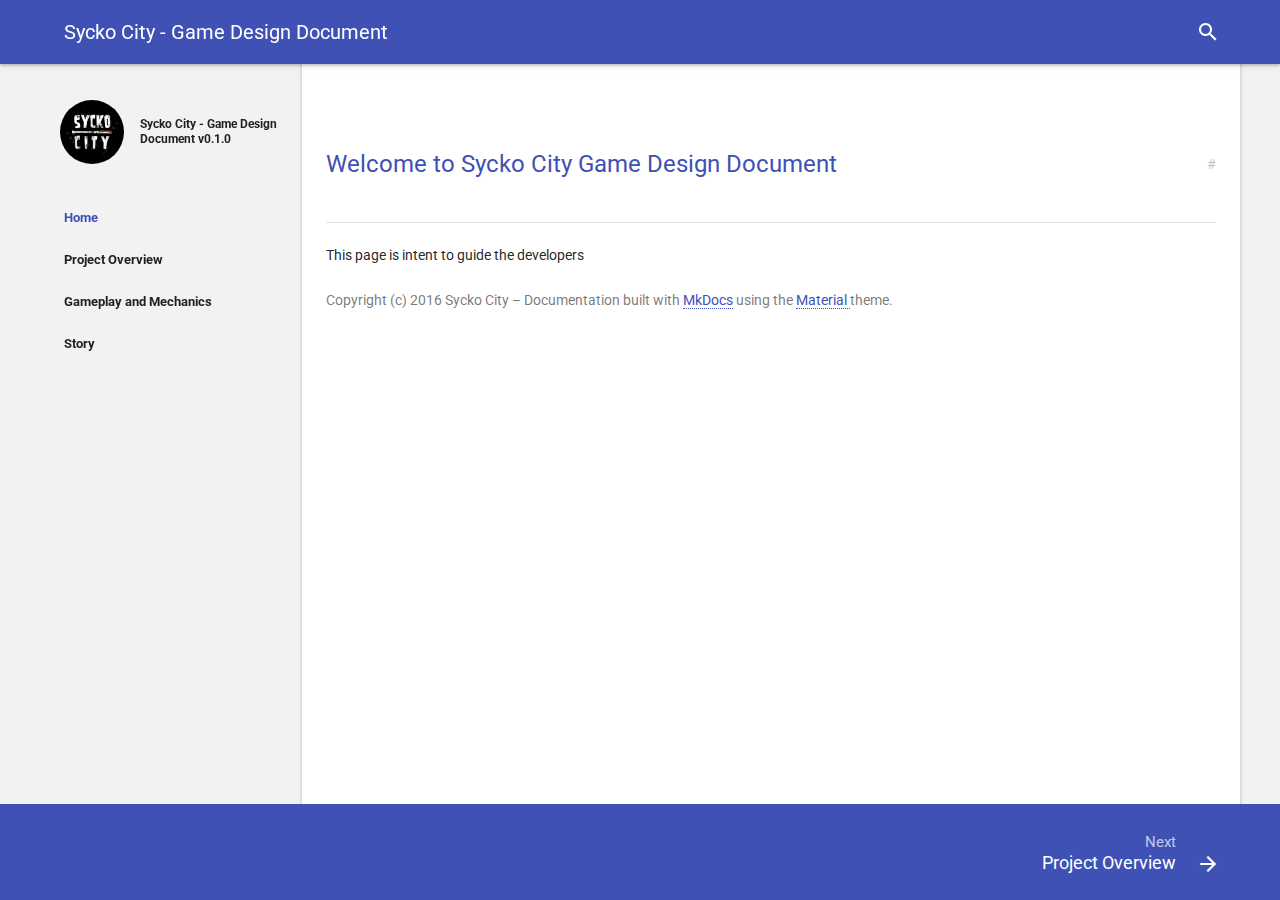
<file: site/index.html>
<!DOCTYPE html>
<!--[if lt IE 7 ]><html class="no-js ie6"><![endif]-->
<!--[if IE 7 ]><html class="no-js ie7"><![endif]-->
<!--[if IE 8 ]><html class="no-js ie8"><![endif]-->
<!--[if IE 9 ]><html class="no-js ie9"><![endif]-->
<!--[if (gt IE 9)|!(IE)]><!--> <html class="no-js"> <!--<![endif]-->
  <head>
    <meta charset="utf-8">
    <meta name="viewport" content="width=device-width,user-scalable=no,initial-scale=1,maximum-scale=1">
    
      
        <title>Sycko City - Game Design Document - Teste</title>
      
      
        <meta name="description" content="Teste">
      
      
        <link rel="canonical" href="https://syckocity.com/">
      
      
    
    <meta property="og:url" content="https://syckocity.com/">
    <meta property="og:title" content="Sycko City - Game Design Document">
    <meta property="og:image" content="https://syckocity.com//./images/logo.png">
    <meta name="apple-mobile-web-app-title" content="Sycko City - Game Design Document">
    <meta name="apple-mobile-web-app-capable" content="yes">
    <meta name="apple-mobile-web-app-status-bar-style" content="black-translucent">
    
      <link rel="apple-touch-icon" href="./images/logo.png">
    
    
    <link rel="shortcut icon" type="image/x-icon" href="./None">
    <link rel="icon" type="image/x-icon" href="./None">
    <style>
      @font-face {
      	font-family: 'Icon';
      	src: url('./assets/fonts/icon.eot?52m981');
      	src: url('./assets/fonts/icon.eot?#iefix52m981')
               format('embedded-opentype'),
      		   url('./assets/fonts/icon.woff?52m981')
               format('woff'),
      		   url('./assets/fonts/icon.ttf?52m981')
               format('truetype'),
      		   url('./assets/fonts/icon.svg?52m981#icon')
               format('svg');
      	font-weight: normal;
      	font-style: normal;
      }
    </style>
    <link rel="stylesheet" href="./assets/stylesheets/application-54f87043f3.css">
    
      <link rel="stylesheet" href="./assets/stylesheets/palettes-05ab2406df.css">
    
    
      
      
      
      <link rel="stylesheet" href="//fonts.googleapis.com/css?family=Roboto:400,700|Roboto+Mono">
      <style>
        body, input {
          font-family: 'Roboto', Helvetica, Arial, sans-serif;
        }
        pre, code {
          font-family: 'Roboto Mono', 'Courier New', 'Courier', monospace;
        }
      </style>
    
    
      <link rel="stylesheet" href=".//stylesheets/extra.css">
    
    <script src="./assets/javascripts/modernizr-4ab42b99fd.js"></script>
    
  </head>
  
  
  
  <body class="palette-primary-indigo palette-accent-light-blue">
    
    <div class="backdrop">
      <div class="backdrop-paper"></div>
    </div>
    <input class="toggle" type="checkbox" id="toggle-drawer">
    <input class="toggle" type="checkbox" id="toggle-search">
    <label class="toggle-button overlay" for="toggle-drawer"></label>
    <header class="header">
      <nav aria-label="Header">
  <div class="bar default">
    <div class="button button-menu" role="button" aria-label="Menu">
      <label class="toggle-button icon icon-menu" for="toggle-drawer">
        <span></span>
      </label>
    </div>
    <div class="stretch">
      <div class="title">
        
          <span class="path">
            
          </span>
        
        Sycko City - Game Design Document
      </div>
    </div>
    
    
    <div class="button button-search" role="button" aria-label="Search">
      <label class="toggle-button icon icon-search" title="Search" for="toggle-search"></label>
    </div>
  </div>
  <div class="bar search">
    <div class="button button-close" role="button" aria-label="Close">
      <label class="toggle-button icon icon-back" for="toggle-search"></label>
    </div>
    <div class="stretch">
      <div class="field">
        <input class="query" type="text" placeholder="Search" autocapitalize="off" autocorrect="off" autocomplete="off" spellcheck>
      </div>
    </div>
    <div class="button button-reset" role="button" aria-label="Search">
      <button class="toggle-button icon icon-close" id="reset-search"></button>
    </div>
  </div>
</nav>
    </header>
    <main class="main">
      
      <div class="drawer">
        <nav aria-label="Navigation">
  
  <a href="/" class="project">
    <div class="banner">
      
        <div class="logo">
          <img src="./images/logo.png">
        </div>
      
      <div class="name">
        <strong>
          Sycko City - Game Design Document
          <span class="version">
            v0.1.0
          </span>
        </strong>
        
      </div>
    </div>
  </a>
  <div class="scrollable">
    <div class="wrapper">
      
      <div class="toc">
        <ul>
          
            
  <li>
    <a class="current" title="Home" href=".">
      Home
    </a>
    
      
        
      
      
    
  </li>

          
            
  <li>
    <a class="" title="Project Overview" href="ProjectOverview/">
      Project Overview
    </a>
    
  </li>

          
            
  <li>
    <a class="" title="Gameplay and Mechanics" href="gameplay/">
      Gameplay and Mechanics
    </a>
    
  </li>

          
            
  <li>
    <a class="" title="Story" href="story/">
      Story
    </a>
    
  </li>

          
        </ul>
        
      </div>
    </div>
  </div>
</nav>
      </div>
      <article class="article">
        <div class="wrapper">
          
          <h1 id="welcome-to-sycko-city-game-design-document">Welcome to Sycko City Game Design Document<a class="headerlink" href="#welcome-to-sycko-city-game-design-document" title="Permanent link">#</a></h1>
<p>This page is intent to guide the developers</p>
          <aside class="copyright" role="note">
            
              Copyright (c) 2016 Sycko City &ndash;
            
            Documentation built with
            <a href="http://www.mkdocs.org" target="_blank">MkDocs</a>
            using the
            <a href="http://squidfunk.github.io/mkdocs-material/" target="_blank">
              Material
            </a>
            theme.
          </aside>
          
            <footer class="footer">
              
  <nav class="pagination" aria-label="Footer">
    <div class="previous">
      
    </div>
    <div class="next">
      
        <a href="ProjectOverview/" title="Project Overview">
          <span class="direction">
            Next
          </span>
          <div class="page">
            <div class="stretch">
              <div class="title">
                Project Overview
              </div>
            </div>
            <div class="button button-next" role="button" aria-label="Next">
              <i class="icon icon-forward"></i>
            </div>
          </div>
        </a>
      
    </div>
  </nav>

            </footer>
          
        </div>
      </article>
      <div class="results" role="status" aria-live="polite">
        <div class="scrollable">
          <div class="wrapper">
            <div class="meta"></div>
            <div class="list"></div>
          </div>
        </div>
      </div>
    </main>
    <script>
      var base_url = '.';
      var repo_id  = '';
    </script>
    <script src="./assets/javascripts/application-997097ee0c.js"></script>
    
    
      <script>
        (function(i,s,o,g,r,a,m){
          i['GoogleAnalyticsObject']=r;i[r]=i[r]||function(){(i[r].q=i[r].q||
          []).push(arguments)},i[r].l=1*new Date();a=s.createElement(o),
          m=s.getElementsByTagName(o)[0];a.async=1;a.src=g;
          m.parentNode.insertBefore(a,m)
        })(window, document,
          'script', '//www.google-analytics.com/analytics.js', 'ga');
        /* General initialization */
        ga('create', 'UA-XXXXXXXX-X', 'auto');
        ga('set', 'anonymizeIp', true);
        ga('send', 'pageview');
        /* Track outbound links */
        var buttons = document.querySelectorAll('a');
        Array.prototype.map.call(buttons, function(item) {
          if (item.host != document.location.host) {
            item.addEventListener('click', function() {
              var action = item.getAttribute('data-action') || 'follow';
              ga('send', 'event', 'outbound', action, item.href);
            });
          }
        });
        /* Register handler to log search on blur */
        var query = document.querySelector('.query');
        query.addEventListener('blur', function() {
          if (this.value) {
            var path = document.location.pathname;
            ga('send', 'pageview', path + '?q=' + this.value);
          }
        });
      </script>
    
  </body>
</html>
</file>
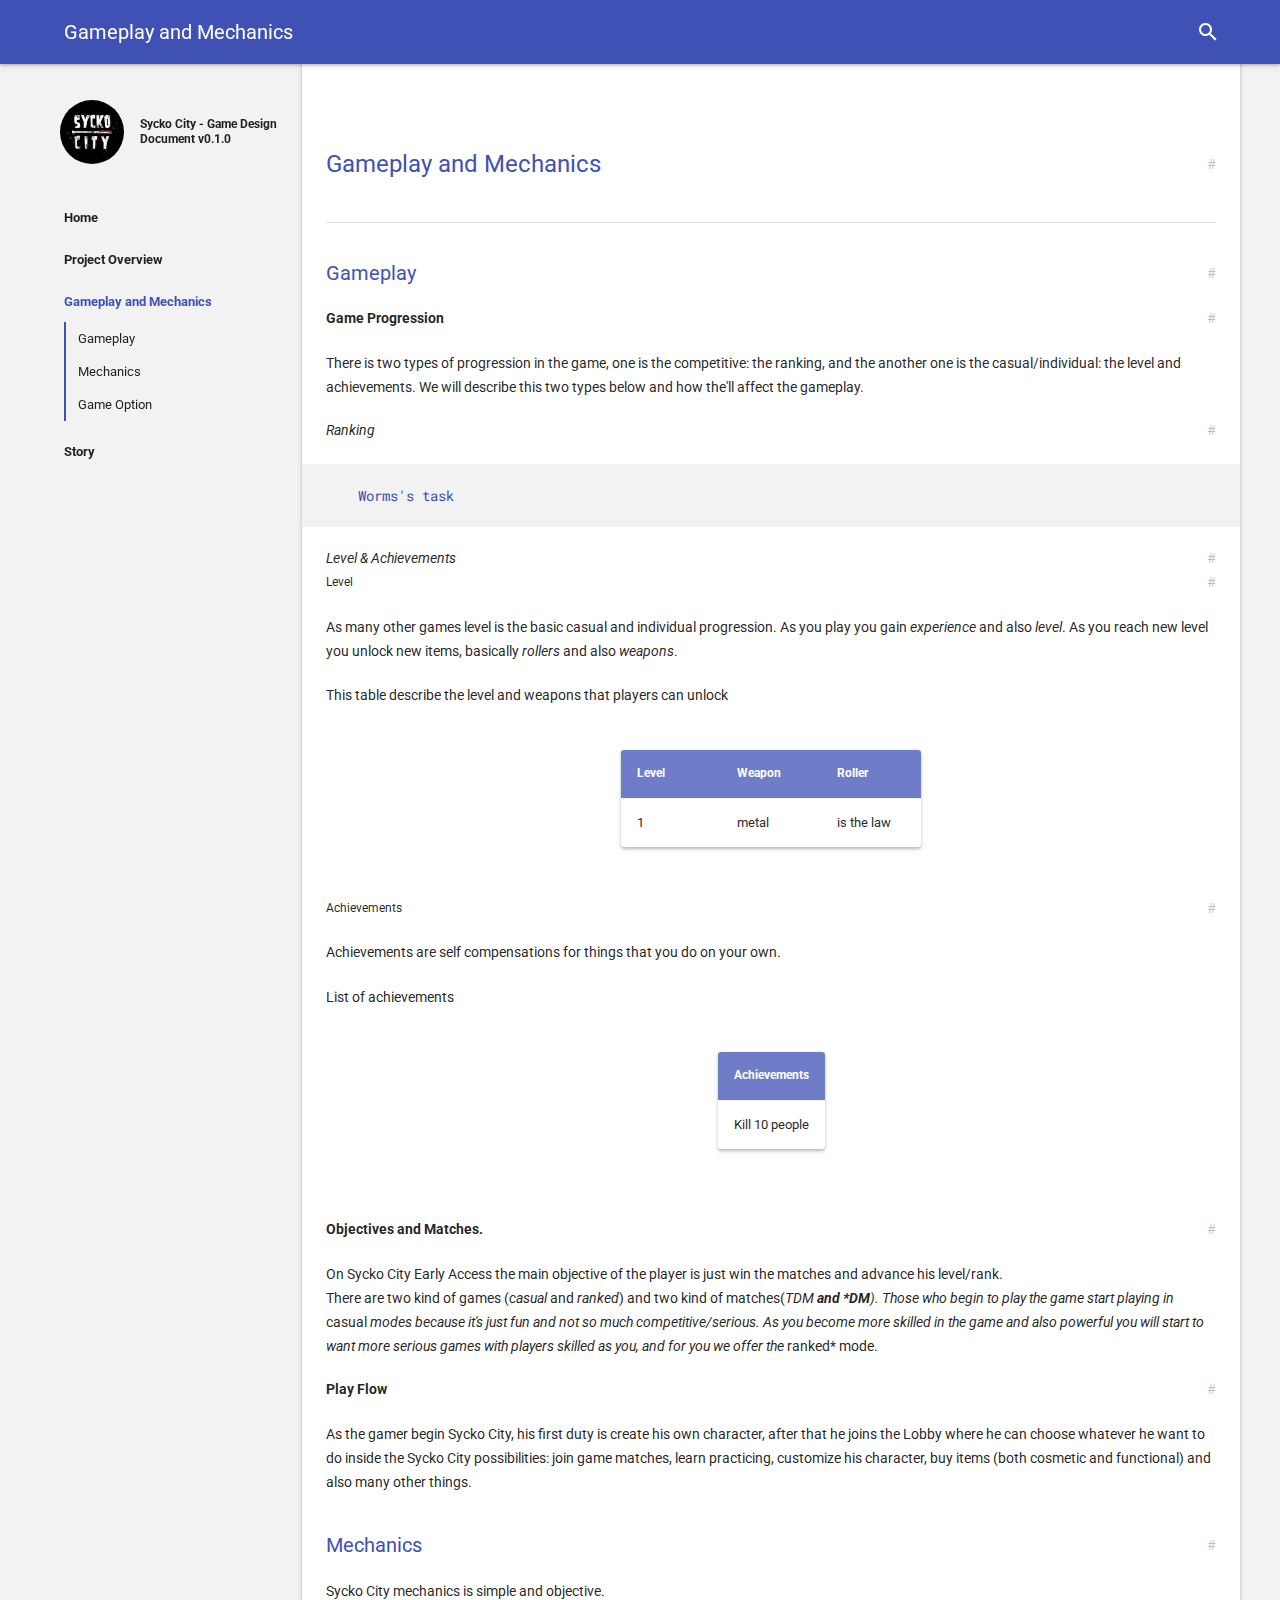
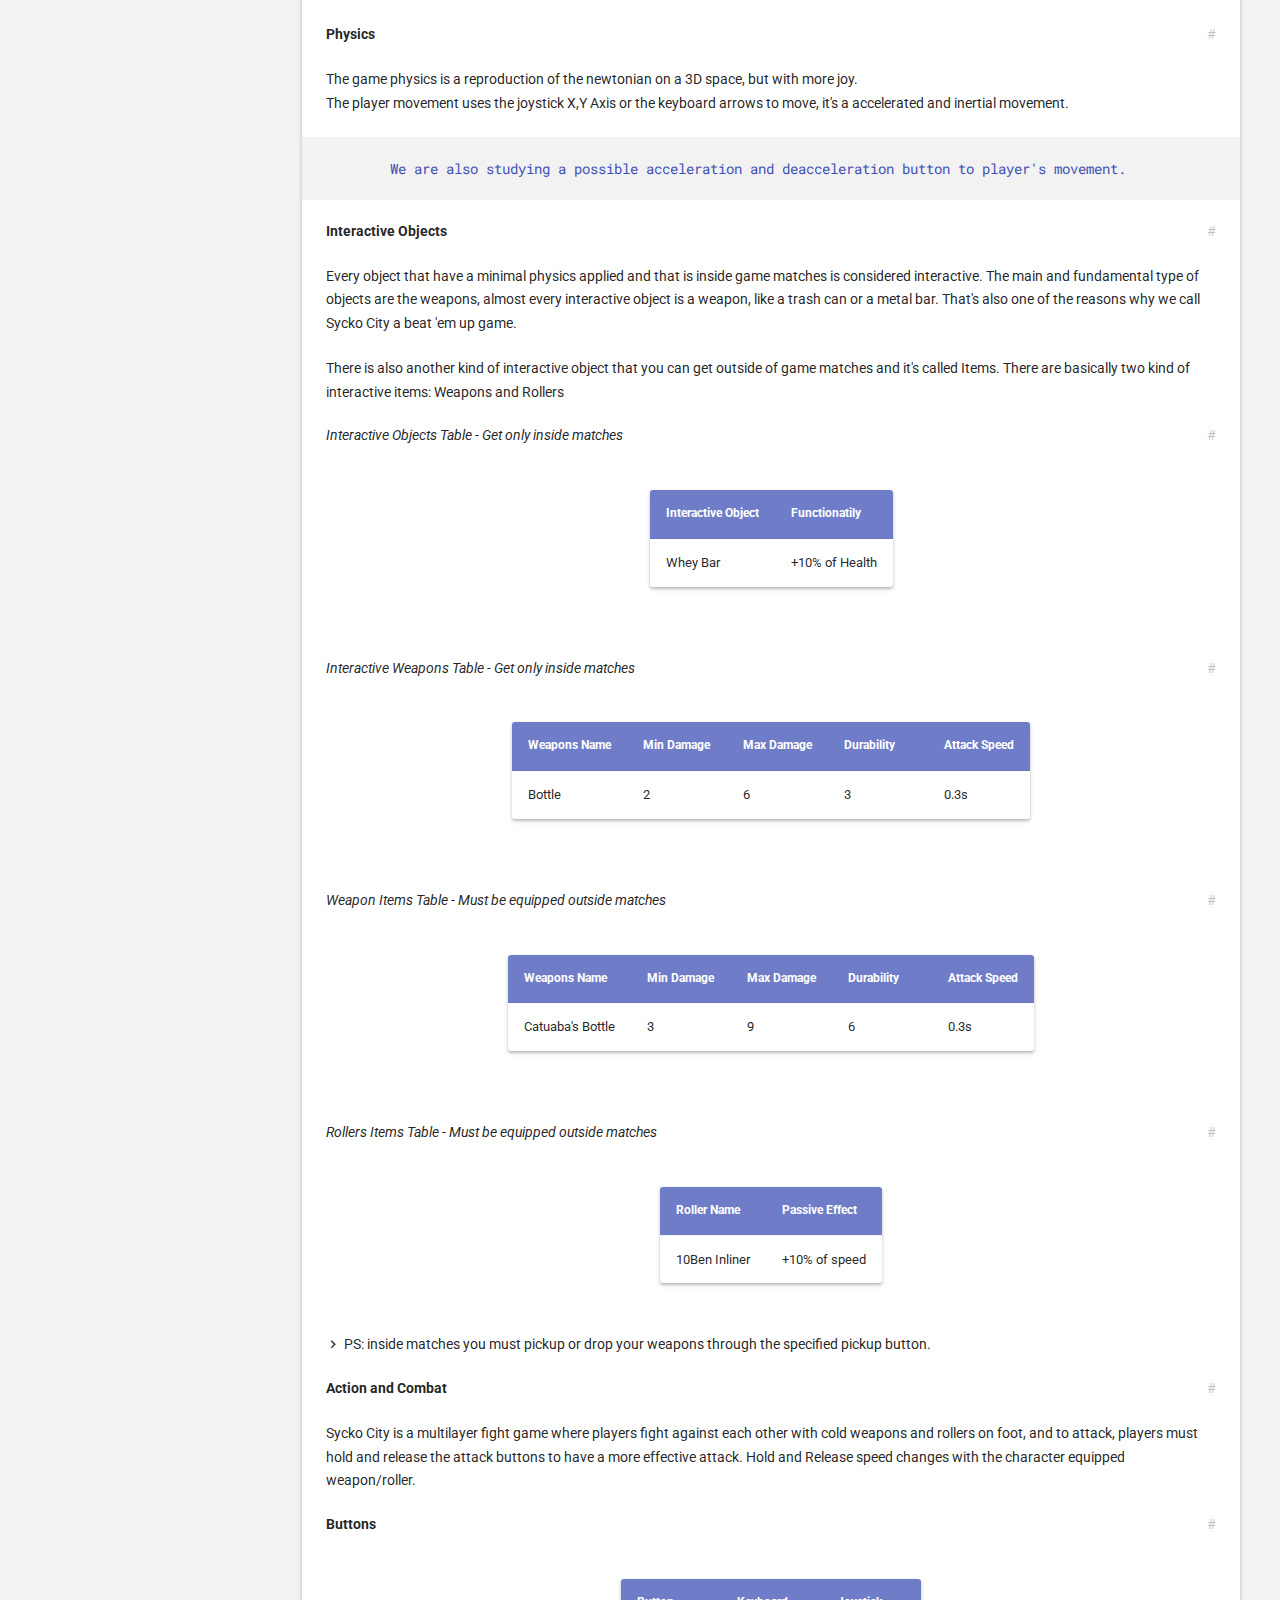
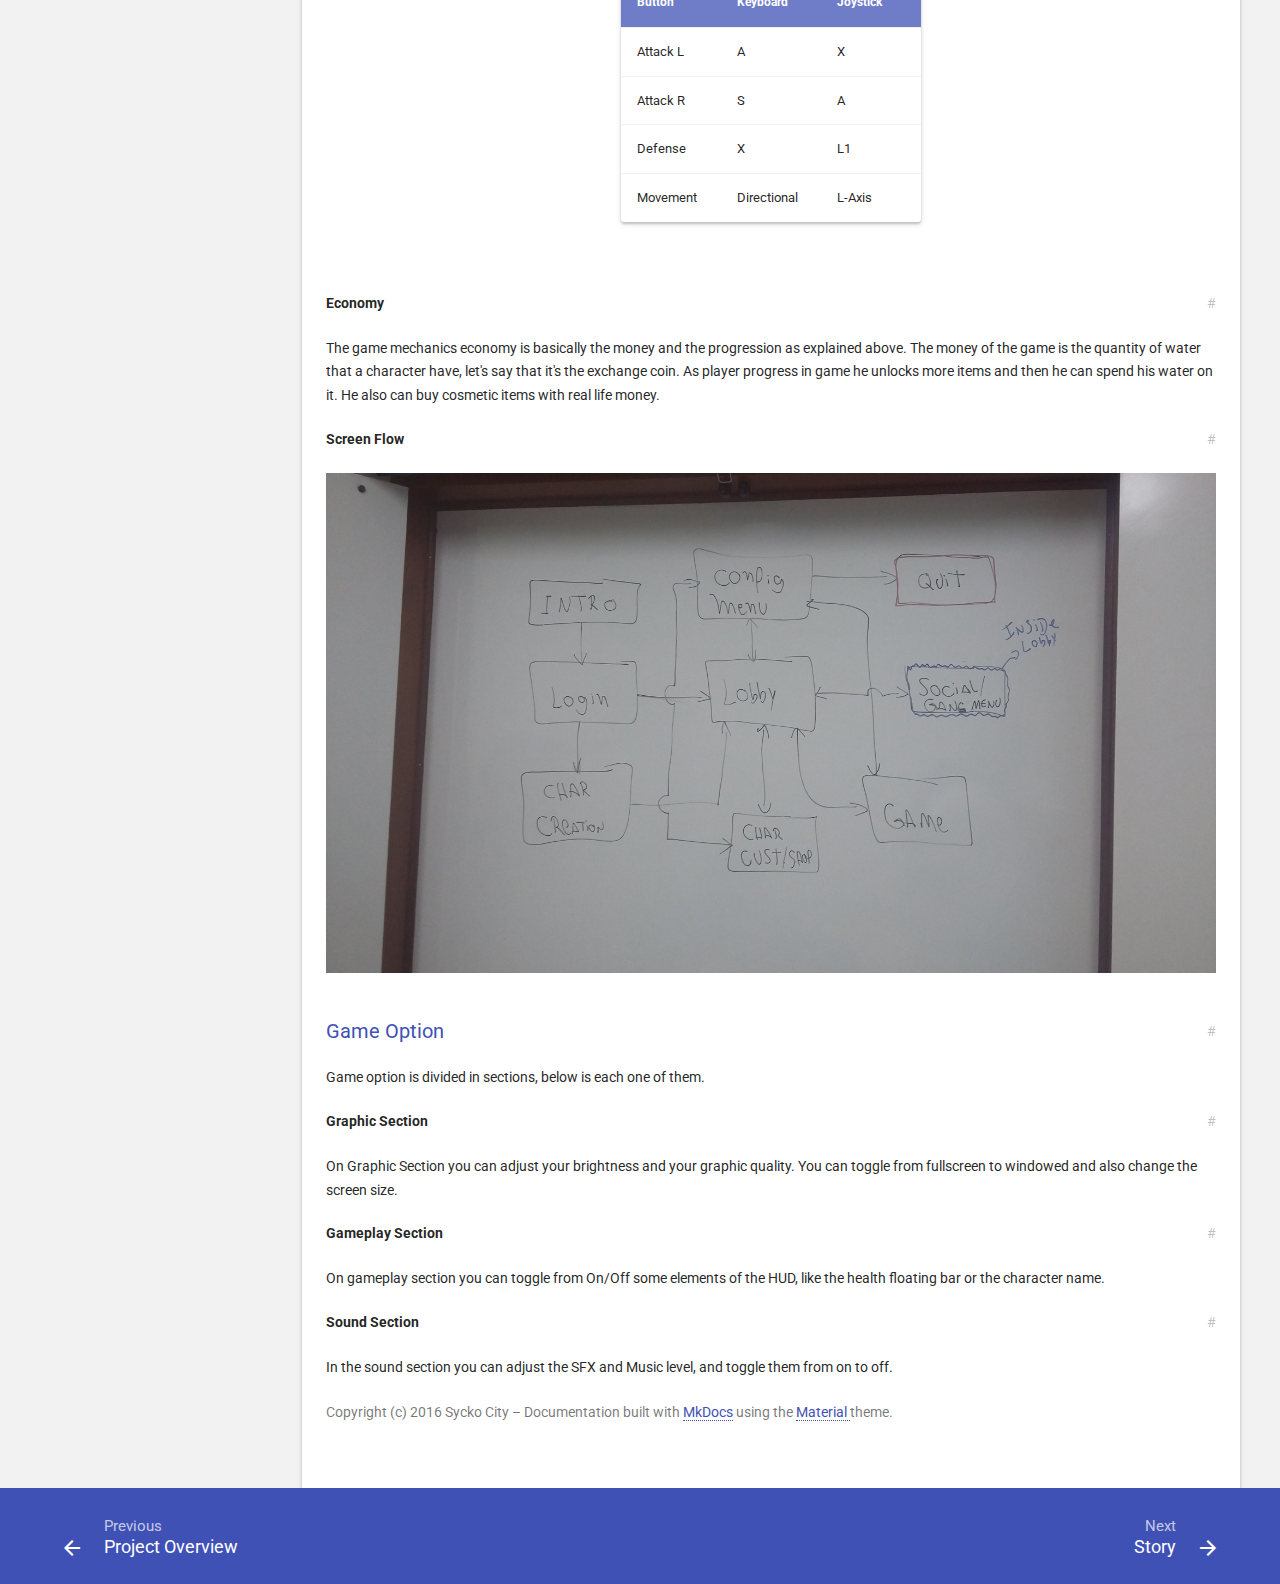
<file: site/gameplay/index.html>
<!DOCTYPE html>
<!--[if lt IE 7 ]><html class="no-js ie6"><![endif]-->
<!--[if IE 7 ]><html class="no-js ie7"><![endif]-->
<!--[if IE 8 ]><html class="no-js ie8"><![endif]-->
<!--[if IE 9 ]><html class="no-js ie9"><![endif]-->
<!--[if (gt IE 9)|!(IE)]><!--> <html class="no-js"> <!--<![endif]-->
  <head>
    <meta charset="utf-8">
    <meta name="viewport" content="width=device-width,user-scalable=no,initial-scale=1,maximum-scale=1">
    
      
        <title>Gameplay and Mechanics - Sycko City - Game Design Document</title>
      
      
      
        <link rel="canonical" href="https://syckocity.com/gameplay/">
      
      
    
    <meta property="og:url" content="https://syckocity.com/gameplay/">
    <meta property="og:title" content="Sycko City - Game Design Document">
    <meta property="og:image" content="https://syckocity.com/gameplay//../images/logo.png">
    <meta name="apple-mobile-web-app-title" content="Sycko City - Game Design Document">
    <meta name="apple-mobile-web-app-capable" content="yes">
    <meta name="apple-mobile-web-app-status-bar-style" content="black-translucent">
    
      <link rel="apple-touch-icon" href="../images/logo.png">
    
    
    <link rel="shortcut icon" type="image/x-icon" href="../None">
    <link rel="icon" type="image/x-icon" href="../None">
    <style>
      @font-face {
      	font-family: 'Icon';
      	src: url('../assets/fonts/icon.eot?52m981');
      	src: url('../assets/fonts/icon.eot?#iefix52m981')
               format('embedded-opentype'),
      		   url('../assets/fonts/icon.woff?52m981')
               format('woff'),
      		   url('../assets/fonts/icon.ttf?52m981')
               format('truetype'),
      		   url('../assets/fonts/icon.svg?52m981#icon')
               format('svg');
      	font-weight: normal;
      	font-style: normal;
      }
    </style>
    <link rel="stylesheet" href="../assets/stylesheets/application-54f87043f3.css">
    
      <link rel="stylesheet" href="../assets/stylesheets/palettes-05ab2406df.css">
    
    
      
      
      
      <link rel="stylesheet" href="//fonts.googleapis.com/css?family=Roboto:400,700|Roboto+Mono">
      <style>
        body, input {
          font-family: 'Roboto', Helvetica, Arial, sans-serif;
        }
        pre, code {
          font-family: 'Roboto Mono', 'Courier New', 'Courier', monospace;
        }
      </style>
    
    
      <link rel="stylesheet" href="..//stylesheets/extra.css">
    
    <script src="../assets/javascripts/modernizr-4ab42b99fd.js"></script>
    
  </head>
  
  
  
  <body class="palette-primary-indigo palette-accent-light-blue">
    
    <div class="backdrop">
      <div class="backdrop-paper"></div>
    </div>
    <input class="toggle" type="checkbox" id="toggle-drawer">
    <input class="toggle" type="checkbox" id="toggle-search">
    <label class="toggle-button overlay" for="toggle-drawer"></label>
    <header class="header">
      <nav aria-label="Header">
  <div class="bar default">
    <div class="button button-menu" role="button" aria-label="Menu">
      <label class="toggle-button icon icon-menu" for="toggle-drawer">
        <span></span>
      </label>
    </div>
    <div class="stretch">
      <div class="title">
        
          <span class="path">
            
          </span>
        
        Gameplay and Mechanics
      </div>
    </div>
    
    
    <div class="button button-search" role="button" aria-label="Search">
      <label class="toggle-button icon icon-search" title="Search" for="toggle-search"></label>
    </div>
  </div>
  <div class="bar search">
    <div class="button button-close" role="button" aria-label="Close">
      <label class="toggle-button icon icon-back" for="toggle-search"></label>
    </div>
    <div class="stretch">
      <div class="field">
        <input class="query" type="text" placeholder="Search" autocapitalize="off" autocorrect="off" autocomplete="off" spellcheck>
      </div>
    </div>
    <div class="button button-reset" role="button" aria-label="Search">
      <button class="toggle-button icon icon-close" id="reset-search"></button>
    </div>
  </div>
</nav>
    </header>
    <main class="main">
      
      <div class="drawer">
        <nav aria-label="Navigation">
  
  <a href="/" class="project">
    <div class="banner">
      
        <div class="logo">
          <img src="../images/logo.png">
        </div>
      
      <div class="name">
        <strong>
          Sycko City - Game Design Document
          <span class="version">
            v0.1.0
          </span>
        </strong>
        
      </div>
    </div>
  </a>
  <div class="scrollable">
    <div class="wrapper">
      
      <div class="toc">
        <ul>
          
            
  <li>
    <a class="" title="Home" href="..">
      Home
    </a>
    
  </li>

          
            
  <li>
    <a class="" title="Project Overview" href="../ProjectOverview/">
      Project Overview
    </a>
    
  </li>

          
            
  <li>
    <a class="current" title="Gameplay and Mechanics" href="./">
      Gameplay and Mechanics
    </a>
    
      
        
      
      
        <ul>
          
            <li class="anchor">
              <a title="Gameplay" href="#gameplay">
                Gameplay
              </a>
            </li>
          
            <li class="anchor">
              <a title="Mechanics" href="#mechanics">
                Mechanics
              </a>
            </li>
          
            <li class="anchor">
              <a title="Game Option" href="#game-option">
                Game Option
              </a>
            </li>
          
        </ul>
      
    
  </li>

          
            
  <li>
    <a class="" title="Story" href="../story/">
      Story
    </a>
    
  </li>

          
        </ul>
        
      </div>
    </div>
  </div>
</nav>
      </div>
      <article class="article">
        <div class="wrapper">
          
          <h1 id="gameplay-and-mechanics">Gameplay and Mechanics<a class="headerlink" href="#gameplay-and-mechanics" title="Permanent link">#</a></h1>
<h2 id="gameplay">Gameplay<a class="headerlink" href="#gameplay" title="Permanent link">#</a></h2>
<h3 id="game-progression">Game Progression<a class="headerlink" href="#game-progression" title="Permanent link">#</a></h3>
<p>There is two types of progression in the game, one is the 
competitive: the ranking, and the another one is the casual/individual: the level and achievements. 
We will describe this two types below and how the'll affect the gameplay.</p>
<h4 id="ranking">Ranking<a class="headerlink" href="#ranking" title="Permanent link">#</a></h4>
<pre class="code"><code>    Worms's task</code></pre>


<h4 id="level-achievements">Level &amp; Achievements<a class="headerlink" href="#level-achievements" title="Permanent link">#</a></h4>
<h5 id="level">Level<a class="headerlink" href="#level" title="Permanent link">#</a></h5>
<p>As many other games level is the basic casual and individual progression.
As you play you gain <em>experience</em> and also <em>level</em>. As you reach new level
you unlock new items, basically <em>rollers</em> and also <em>weapons</em>.   </p>
<p>This table describe the level and weapons that players can unlock     </p>
<table>
<thead>
<tr>
<th>Level</th>
<th>Weapon</th>
<th>Roller</th>
</tr>
</thead>
<tbody>
<tr>
<td>1</td>
<td>metal</td>
<td>is the law</td>
</tr>
</tbody>
</table>
<h5 id="achievements">Achievements<a class="headerlink" href="#achievements" title="Permanent link">#</a></h5>
<p>Achievements are self compensations for things that you do on your own.</p>
<p>List of achievements    </p>
<table>
<thead>
<tr>
<th>Achievements</th>
</tr>
</thead>
<tbody>
<tr>
<td>Kill 10 people</td>
</tr>
</tbody>
</table>
<h3 id="objectives-and-matches">Objectives and Matches.<a class="headerlink" href="#objectives-and-matches" title="Permanent link">#</a></h3>
<p>On Sycko City Early Access the main objective of the player is just
win the matches and advance his level/rank. <br />
There are two kind of games (<em>casual</em> and <em>ranked</em>) and two kind of 
matches(<em>TDM<strong> and *DM</strong>). Those who begin to play the game start playing in
</em>casual<em> modes because it's just fun and not so much competitive/serious. As you become more
skilled in the game and also powerful you will start to want more serious games 
with players skilled as you, and for you we offer the </em>ranked* mode.</p>
<h3 id="play-flow">Play Flow<a class="headerlink" href="#play-flow" title="Permanent link">#</a></h3>
<p>As the gamer begin Sycko City, his first duty is create his own character,
after that he joins the Lobby where he can choose whatever he want to do inside the Sycko
City possibilities: join game matches, learn practicing, customize his character,
buy items (both cosmetic and functional) and also many other things.</p>
<h2 id="mechanics">Mechanics<a class="headerlink" href="#mechanics" title="Permanent link">#</a></h2>
<p>Sycko City mechanics is simple and objective.</p>
<h3 id="physics">Physics<a class="headerlink" href="#physics" title="Permanent link">#</a></h3>
<p>The game physics is a reproduction of the newtonian on a 3D space, but with more joy.<br />
The player movement uses the joystick X,Y Axis or the keyboard arrows to move, 
it's a accelerated and inertial movement.    </p>
<pre class="code"><code>        We are also studying a possible acceleration and deacceleration button to player's movement.</code></pre>


<h3 id="interactive-objects">Interactive Objects<a class="headerlink" href="#interactive-objects" title="Permanent link">#</a></h3>
<p>Every object that have a minimal physics applied and that is inside game matches is considered interactive. The main and
fundamental type of objects are the weapons, almost every interactive object is a weapon, like a trash can or a metal bar.
That's also one of the reasons why we call Sycko City a beat 'em up game.    </p>
<p>There is also another kind of interactive object that you can get outside of game matches and it's
called Items. There are basically two kind of interactive items: Weapons and Rollers</p>
<h4 id="interactive-objects-table-get-only-inside-matches">Interactive Objects Table - Get only inside matches<a class="headerlink" href="#interactive-objects-table-get-only-inside-matches" title="Permanent link">#</a></h4>
<table>
<thead>
<tr>
<th>Interactive Object</th>
<th>Functionatily</th>
</tr>
</thead>
<tbody>
<tr>
<td>Whey Bar</td>
<td>+10% of Health</td>
</tr>
</tbody>
</table>
<h4 id="interactive-weapons-table-get-only-inside-matches">Interactive Weapons Table - Get only inside matches<a class="headerlink" href="#interactive-weapons-table-get-only-inside-matches" title="Permanent link">#</a></h4>
<table>
<thead>
<tr>
<th>Weapons Name</th>
<th>Min Damage</th>
<th>Max Damage</th>
<th>Durability</th>
<th>Attack Speed</th>
</tr>
</thead>
<tbody>
<tr>
<td>Bottle</td>
<td>2</td>
<td>6</td>
<td>3</td>
<td>0.3s</td>
</tr>
</tbody>
</table>
<h4 id="weapon-items-table-must-be-equipped-outside-matches">Weapon Items Table - Must be equipped outside matches<a class="headerlink" href="#weapon-items-table-must-be-equipped-outside-matches" title="Permanent link">#</a></h4>
<table>
<thead>
<tr>
<th>Weapons Name</th>
<th>Min Damage</th>
<th>Max Damage</th>
<th>Durability</th>
<th>Attack Speed</th>
</tr>
</thead>
<tbody>
<tr>
<td>Catuaba's Bottle</td>
<td>3</td>
<td>9</td>
<td>6</td>
<td>0.3s</td>
</tr>
</tbody>
</table>
<h4 id="rollers-items-table-must-be-equipped-outside-matches">Rollers Items Table - Must be equipped outside matches<a class="headerlink" href="#rollers-items-table-must-be-equipped-outside-matches" title="Permanent link">#</a></h4>
<table>
<thead>
<tr>
<th>Roller Name</th>
<th>Passive Effect</th>
</tr>
</thead>
<tbody>
<tr>
<td>10Ben Inliner</td>
<td>+10% of speed</td>
</tr>
</tbody>
</table>
<ul>
<li>PS: inside matches you must pickup or drop your weapons through the specified pickup button.</li>
</ul>
<h3 id="action-and-combat">Action and Combat<a class="headerlink" href="#action-and-combat" title="Permanent link">#</a></h3>
<p>Sycko City is a multilayer fight game where players fight against each other with
cold weapons and rollers on foot, and to attack, players must hold and release the attack buttons to have a more effective attack. 
Hold and Release speed changes with the character equipped weapon/roller.</p>
<h3 id="buttons">Buttons<a class="headerlink" href="#buttons" title="Permanent link">#</a></h3>
<table>
<thead>
<tr>
<th>Button</th>
<th>Keyboard</th>
<th>Joystick</th>
</tr>
</thead>
<tbody>
<tr>
<td>Attack L</td>
<td>A</td>
<td>X</td>
</tr>
<tr>
<td>Attack R</td>
<td>S</td>
<td>A</td>
</tr>
<tr>
<td>Defense</td>
<td>X</td>
<td>L1</td>
</tr>
<tr>
<td>Movement</td>
<td>Directional</td>
<td>L-Axis</td>
</tr>
</tbody>
</table>
<h3 id="economy">Economy<a class="headerlink" href="#economy" title="Permanent link">#</a></h3>
<p>The game mechanics economy is basically the money and the progression as explained above. The money of the game
is the quantity of water that a character have, let's say that it's the exchange coin. As player progress in game he unlocks
more items and then he can spend his water on it. He also can buy cosmetic items with real life money.</p>
<h3 id="screen-flow">Screen Flow<a class="headerlink" href="#screen-flow" title="Permanent link">#</a></h3>
<p><img alt="GameFlow Image" src="../images/gameflow.jpg" /></p>
<h2 id="game-option">Game Option<a class="headerlink" href="#game-option" title="Permanent link">#</a></h2>
<p>Game option is divided in sections, below is each one of them.</p>
<h3 id="graphic-section">Graphic Section<a class="headerlink" href="#graphic-section" title="Permanent link">#</a></h3>
<p>On Graphic Section you can adjust your brightness and your graphic quality. You
can toggle from fullscreen to windowed and also change the screen size.</p>
<h3 id="gameplay-section">Gameplay Section<a class="headerlink" href="#gameplay-section" title="Permanent link">#</a></h3>
<p>On gameplay section you can toggle from On/Off some elements of the HUD, 
like the health floating bar or the character name.</p>
<h3 id="sound-section">Sound Section<a class="headerlink" href="#sound-section" title="Permanent link">#</a></h3>
<p>In the sound section you can adjust the SFX and Music level, and toggle them from on to off.</p>
          <aside class="copyright" role="note">
            
              Copyright (c) 2016 Sycko City &ndash;
            
            Documentation built with
            <a href="http://www.mkdocs.org" target="_blank">MkDocs</a>
            using the
            <a href="http://squidfunk.github.io/mkdocs-material/" target="_blank">
              Material
            </a>
            theme.
          </aside>
          
            <footer class="footer">
              
  <nav class="pagination" aria-label="Footer">
    <div class="previous">
      
        <a href="../ProjectOverview/" title="Project Overview">
          <span class="direction">
            Previous
          </span>
          <div class="page">
            <div class="button button-previous" role="button" aria-label="Previous">
              <i class="icon icon-back"></i>
            </div>
            <div class="stretch">
              <div class="title">
                Project Overview
              </div>
            </div>
          </div>
        </a>
      
    </div>
    <div class="next">
      
        <a href="../story/" title="Story">
          <span class="direction">
            Next
          </span>
          <div class="page">
            <div class="stretch">
              <div class="title">
                Story
              </div>
            </div>
            <div class="button button-next" role="button" aria-label="Next">
              <i class="icon icon-forward"></i>
            </div>
          </div>
        </a>
      
    </div>
  </nav>

            </footer>
          
        </div>
      </article>
      <div class="results" role="status" aria-live="polite">
        <div class="scrollable">
          <div class="wrapper">
            <div class="meta"></div>
            <div class="list"></div>
          </div>
        </div>
      </div>
    </main>
    <script>
      var base_url = '..';
      var repo_id  = '';
    </script>
    <script src="../assets/javascripts/application-997097ee0c.js"></script>
    
    
      <script>
        (function(i,s,o,g,r,a,m){
          i['GoogleAnalyticsObject']=r;i[r]=i[r]||function(){(i[r].q=i[r].q||
          []).push(arguments)},i[r].l=1*new Date();a=s.createElement(o),
          m=s.getElementsByTagName(o)[0];a.async=1;a.src=g;
          m.parentNode.insertBefore(a,m)
        })(window, document,
          'script', '//www.google-analytics.com/analytics.js', 'ga');
        /* General initialization */
        ga('create', 'UA-XXXXXXXX-X', 'auto');
        ga('set', 'anonymizeIp', true);
        ga('send', 'pageview');
        /* Track outbound links */
        var buttons = document.querySelectorAll('a');
        Array.prototype.map.call(buttons, function(item) {
          if (item.host != document.location.host) {
            item.addEventListener('click', function() {
              var action = item.getAttribute('data-action') || 'follow';
              ga('send', 'event', 'outbound', action, item.href);
            });
          }
        });
        /* Register handler to log search on blur */
        var query = document.querySelector('.query');
        query.addEventListener('blur', function() {
          if (this.value) {
            var path = document.location.pathname;
            ga('send', 'pageview', path + '?q=' + this.value);
          }
        });
      </script>
    
  </body>
</html>
</file>
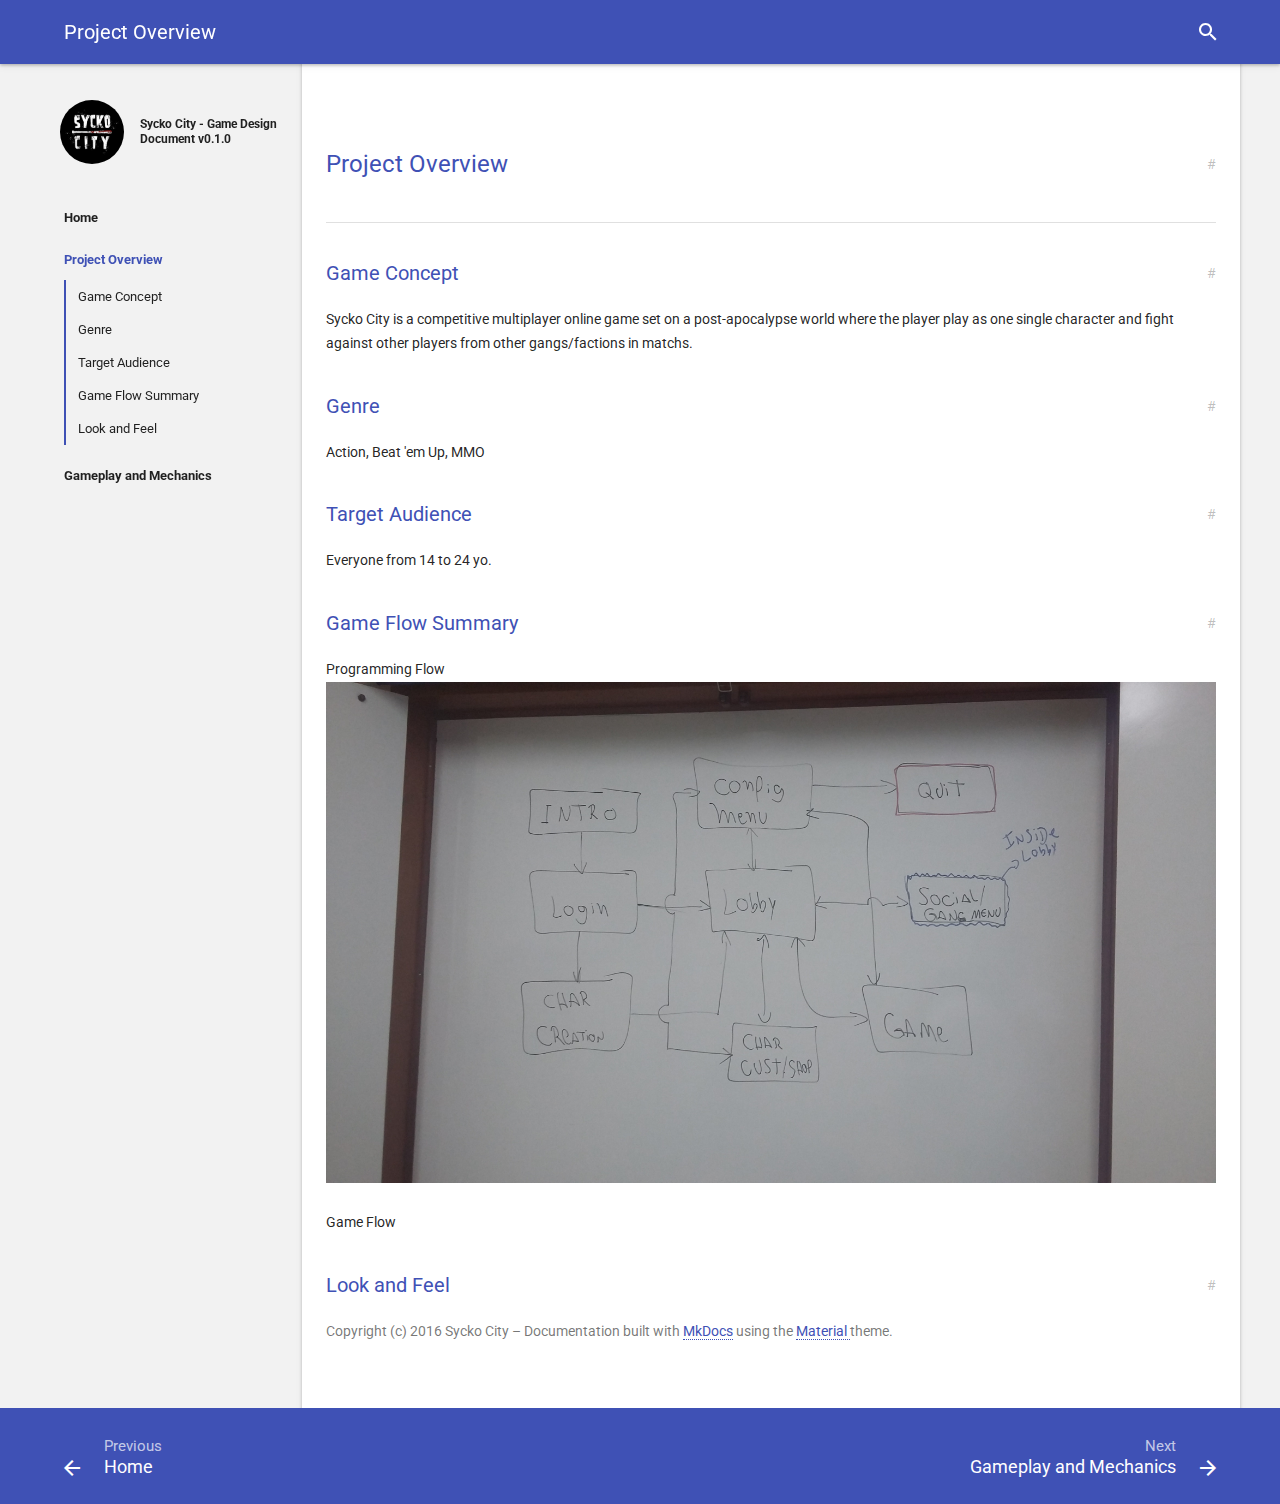
<file: site/ProjectOverview/index.html>
<!DOCTYPE html>
<!--[if lt IE 7 ]><html class="no-js ie6"><![endif]-->
<!--[if IE 7 ]><html class="no-js ie7"><![endif]-->
<!--[if IE 8 ]><html class="no-js ie8"><![endif]-->
<!--[if IE 9 ]><html class="no-js ie9"><![endif]-->
<!--[if (gt IE 9)|!(IE)]><!--> <html class="no-js"> <!--<![endif]-->
  <head>
    <meta charset="utf-8">
    <meta name="viewport" content="width=device-width,user-scalable=no,initial-scale=1,maximum-scale=1">
    
      
        <title>Project Overview - Sycko City - Game Design Document</title>
      
      
      
        <link rel="canonical" href="https://syckocity.com/ProjectOverview/">
      
      
    
    <meta property="og:url" content="https://syckocity.com/ProjectOverview/">
    <meta property="og:title" content="Sycko City - Game Design Document">
    <meta property="og:image" content="https://syckocity.com/ProjectOverview//../images/logo.png">
    <meta name="apple-mobile-web-app-title" content="Sycko City - Game Design Document">
    <meta name="apple-mobile-web-app-capable" content="yes">
    <meta name="apple-mobile-web-app-status-bar-style" content="black-translucent">
    
      <link rel="apple-touch-icon" href="../images/logo.png">
    
    
    <link rel="shortcut icon" type="image/x-icon" href="../None">
    <link rel="icon" type="image/x-icon" href="../None">
    <style>
      @font-face {
      	font-family: 'Icon';
      	src: url('../assets/fonts/icon.eot?52m981');
      	src: url('../assets/fonts/icon.eot?#iefix52m981')
               format('embedded-opentype'),
      		   url('../assets/fonts/icon.woff?52m981')
               format('woff'),
      		   url('../assets/fonts/icon.ttf?52m981')
               format('truetype'),
      		   url('../assets/fonts/icon.svg?52m981#icon')
               format('svg');
      	font-weight: normal;
      	font-style: normal;
      }
    </style>
    <link rel="stylesheet" href="../assets/stylesheets/application-54f87043f3.css">
    
      <link rel="stylesheet" href="../assets/stylesheets/palettes-05ab2406df.css">
    
    
      
      
      
      <link rel="stylesheet" href="//fonts.googleapis.com/css?family=Roboto:400,700|Roboto+Mono">
      <style>
        body, input {
          font-family: 'Roboto', Helvetica, Arial, sans-serif;
        }
        pre, code {
          font-family: 'Roboto Mono', 'Courier New', 'Courier', monospace;
        }
      </style>
    
    
      <link rel="stylesheet" href="..//stylesheets/extra.css">
    
    <script src="../assets/javascripts/modernizr-4ab42b99fd.js"></script>
    
  </head>
  
  
  
  <body class="palette-primary-indigo palette-accent-light-blue">
    
    <div class="backdrop">
      <div class="backdrop-paper"></div>
    </div>
    <input class="toggle" type="checkbox" id="toggle-drawer">
    <input class="toggle" type="checkbox" id="toggle-search">
    <label class="toggle-button overlay" for="toggle-drawer"></label>
    <header class="header">
      <nav aria-label="Header">
  <div class="bar default">
    <div class="button button-menu" role="button" aria-label="Menu">
      <label class="toggle-button icon icon-menu" for="toggle-drawer">
        <span></span>
      </label>
    </div>
    <div class="stretch">
      <div class="title">
        
          <span class="path">
            
          </span>
        
        Project Overview
      </div>
    </div>
    
    
    <div class="button button-search" role="button" aria-label="Search">
      <label class="toggle-button icon icon-search" title="Search" for="toggle-search"></label>
    </div>
  </div>
  <div class="bar search">
    <div class="button button-close" role="button" aria-label="Close">
      <label class="toggle-button icon icon-back" for="toggle-search"></label>
    </div>
    <div class="stretch">
      <div class="field">
        <input class="query" type="text" placeholder="Search" autocapitalize="off" autocorrect="off" autocomplete="off" spellcheck>
      </div>
    </div>
    <div class="button button-reset" role="button" aria-label="Search">
      <button class="toggle-button icon icon-close" id="reset-search"></button>
    </div>
  </div>
</nav>
    </header>
    <main class="main">
      
      <div class="drawer">
        <nav aria-label="Navigation">
  
  <a href="/" class="project">
    <div class="banner">
      
        <div class="logo">
          <img src="../images/logo.png">
        </div>
      
      <div class="name">
        <strong>
          Sycko City - Game Design Document
          <span class="version">
            v0.1.0
          </span>
        </strong>
        
      </div>
    </div>
  </a>
  <div class="scrollable">
    <div class="wrapper">
      
      <div class="toc">
        <ul>
          
            
  <li>
    <a class="" title="Home" href="..">
      Home
    </a>
    
  </li>

          
            
  <li>
    <a class="current" title="Project Overview" href="./">
      Project Overview
    </a>
    
      
        
      
      
        <ul>
          
            <li class="anchor">
              <a title="Game Concept" href="#game-concept">
                Game Concept
              </a>
            </li>
          
            <li class="anchor">
              <a title="Genre" href="#genre">
                Genre
              </a>
            </li>
          
            <li class="anchor">
              <a title="Target Audience" href="#target-audience">
                Target Audience
              </a>
            </li>
          
            <li class="anchor">
              <a title="Game Flow Summary" href="#game-flow-summary">
                Game Flow Summary
              </a>
            </li>
          
            <li class="anchor">
              <a title="Look and Feel" href="#look-and-feel">
                Look and Feel
              </a>
            </li>
          
        </ul>
      
    
  </li>

          
            
  <li>
    <a class="" title="Gameplay and Mechanics" href="../gameplay/">
      Gameplay and Mechanics
    </a>
    
  </li>

          
        </ul>
        
      </div>
    </div>
  </div>
</nav>
      </div>
      <article class="article">
        <div class="wrapper">
          
          <h1 id="project-overview">Project Overview<a class="headerlink" href="#project-overview" title="Permanent link">#</a></h1>
<h2 id="game-concept">Game Concept<a class="headerlink" href="#game-concept" title="Permanent link">#</a></h2>
<p>Sycko City is a competitive multiplayer online game set on a post-apocalypse world where the player play as one single character and fight against other players from other gangs/factions in matchs.</p>
<h2 id="genre">Genre<a class="headerlink" href="#genre" title="Permanent link">#</a></h2>
<p>Action, Beat 'em Up, MMO</p>
<h2 id="target-audience">Target Audience<a class="headerlink" href="#target-audience" title="Permanent link">#</a></h2>
<p>Everyone from 14 to 24 yo.</p>
<h2 id="game-flow-summary">Game Flow Summary<a class="headerlink" href="#game-flow-summary" title="Permanent link">#</a></h2>
<p>Programming Flow
<img alt="GameFlow Image" src="../images/gameflow.jpg" /></p>
<p>Game Flow</p>
<h2 id="look-and-feel">Look and Feel<a class="headerlink" href="#look-and-feel" title="Permanent link">#</a></h2>
          <aside class="copyright" role="note">
            
              Copyright (c) 2016 Sycko City &ndash;
            
            Documentation built with
            <a href="http://www.mkdocs.org" target="_blank">MkDocs</a>
            using the
            <a href="http://squidfunk.github.io/mkdocs-material/" target="_blank">
              Material
            </a>
            theme.
          </aside>
          
            <footer class="footer">
              
  <nav class="pagination" aria-label="Footer">
    <div class="previous">
      
        <a href=".." title="Home">
          <span class="direction">
            Previous
          </span>
          <div class="page">
            <div class="button button-previous" role="button" aria-label="Previous">
              <i class="icon icon-back"></i>
            </div>
            <div class="stretch">
              <div class="title">
                Home
              </div>
            </div>
          </div>
        </a>
      
    </div>
    <div class="next">
      
        <a href="../gameplay/" title="Gameplay and Mechanics">
          <span class="direction">
            Next
          </span>
          <div class="page">
            <div class="stretch">
              <div class="title">
                Gameplay and Mechanics
              </div>
            </div>
            <div class="button button-next" role="button" aria-label="Next">
              <i class="icon icon-forward"></i>
            </div>
          </div>
        </a>
      
    </div>
  </nav>

            </footer>
          
        </div>
      </article>
      <div class="results" role="status" aria-live="polite">
        <div class="scrollable">
          <div class="wrapper">
            <div class="meta"></div>
            <div class="list"></div>
          </div>
        </div>
      </div>
    </main>
    <script>
      var base_url = '..';
      var repo_id  = '';
    </script>
    <script src="../assets/javascripts/application-997097ee0c.js"></script>
    
    
      <script>
        (function(i,s,o,g,r,a,m){
          i['GoogleAnalyticsObject']=r;i[r]=i[r]||function(){(i[r].q=i[r].q||
          []).push(arguments)},i[r].l=1*new Date();a=s.createElement(o),
          m=s.getElementsByTagName(o)[0];a.async=1;a.src=g;
          m.parentNode.insertBefore(a,m)
        })(window, document,
          'script', '//www.google-analytics.com/analytics.js', 'ga');
        /* General initialization */
        ga('create', 'UA-XXXXXXXX-X', 'auto');
        ga('set', 'anonymizeIp', true);
        ga('send', 'pageview');
        /* Track outbound links */
        var buttons = document.querySelectorAll('a');
        Array.prototype.map.call(buttons, function(item) {
          if (item.host != document.location.host) {
            item.addEventListener('click', function() {
              var action = item.getAttribute('data-action') || 'follow';
              ga('send', 'event', 'outbound', action, item.href);
            });
          }
        });
        /* Register handler to log search on blur */
        var query = document.querySelector('.query');
        query.addEventListener('blur', function() {
          if (this.value) {
            var path = document.location.pathname;
            ga('send', 'pageview', path + '?q=' + this.value);
          }
        });
      </script>
    
  </body>
</html>
</file>
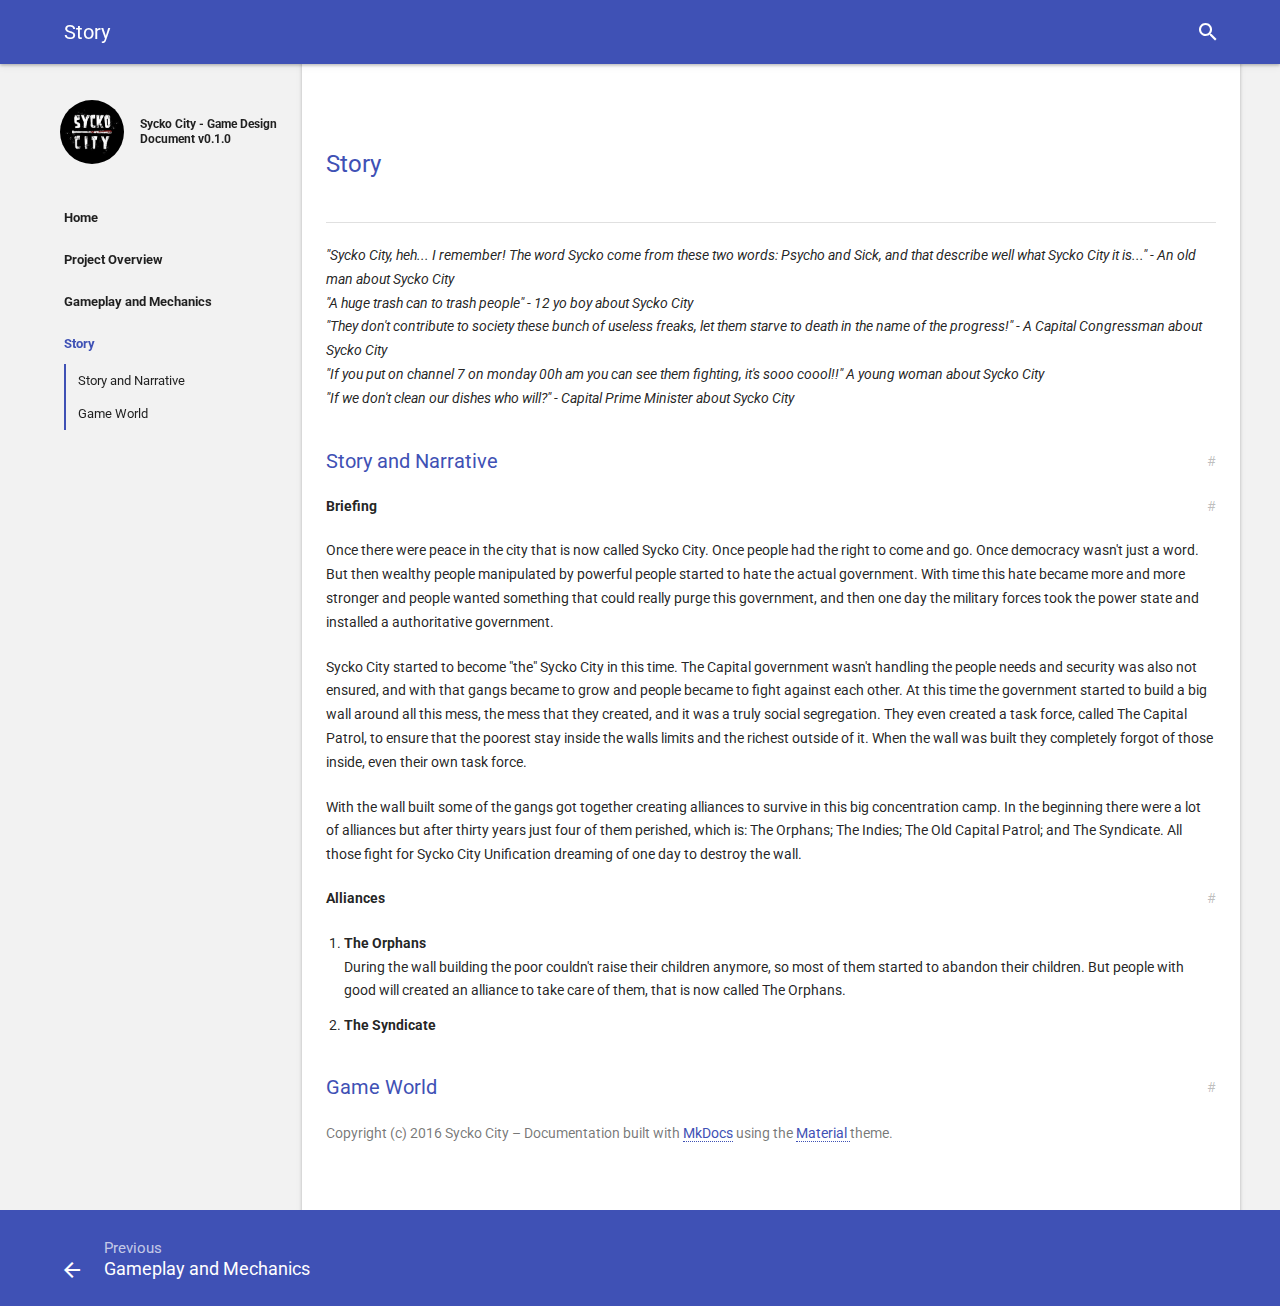
<file: site/story/index.html>
<!DOCTYPE html>
<!--[if lt IE 7 ]><html class="no-js ie6"><![endif]-->
<!--[if IE 7 ]><html class="no-js ie7"><![endif]-->
<!--[if IE 8 ]><html class="no-js ie8"><![endif]-->
<!--[if IE 9 ]><html class="no-js ie9"><![endif]-->
<!--[if (gt IE 9)|!(IE)]><!--> <html class="no-js"> <!--<![endif]-->
  <head>
    <meta charset="utf-8">
    <meta name="viewport" content="width=device-width,user-scalable=no,initial-scale=1,maximum-scale=1">
    
      
        <title>Story - Sycko City - Game Design Document</title>
      
      
      
        <link rel="canonical" href="https://syckocity.com/story/">
      
      
    
    <meta property="og:url" content="https://syckocity.com/story/">
    <meta property="og:title" content="Sycko City - Game Design Document">
    <meta property="og:image" content="https://syckocity.com/story//../images/logo.png">
    <meta name="apple-mobile-web-app-title" content="Sycko City - Game Design Document">
    <meta name="apple-mobile-web-app-capable" content="yes">
    <meta name="apple-mobile-web-app-status-bar-style" content="black-translucent">
    
      <link rel="apple-touch-icon" href="../images/logo.png">
    
    
    <link rel="shortcut icon" type="image/x-icon" href="../None">
    <link rel="icon" type="image/x-icon" href="../None">
    <style>
      @font-face {
      	font-family: 'Icon';
      	src: url('../assets/fonts/icon.eot?52m981');
      	src: url('../assets/fonts/icon.eot?#iefix52m981')
               format('embedded-opentype'),
      		   url('../assets/fonts/icon.woff?52m981')
               format('woff'),
      		   url('../assets/fonts/icon.ttf?52m981')
               format('truetype'),
      		   url('../assets/fonts/icon.svg?52m981#icon')
               format('svg');
      	font-weight: normal;
      	font-style: normal;
      }
    </style>
    <link rel="stylesheet" href="../assets/stylesheets/application-54f87043f3.css">
    
      <link rel="stylesheet" href="../assets/stylesheets/palettes-05ab2406df.css">
    
    
      
      
      
      <link rel="stylesheet" href="//fonts.googleapis.com/css?family=Roboto:400,700|Roboto+Mono">
      <style>
        body, input {
          font-family: 'Roboto', Helvetica, Arial, sans-serif;
        }
        pre, code {
          font-family: 'Roboto Mono', 'Courier New', 'Courier', monospace;
        }
      </style>
    
    
      <link rel="stylesheet" href="..//stylesheets/extra.css">
    
    <script src="../assets/javascripts/modernizr-4ab42b99fd.js"></script>
    
  </head>
  
  
  
  <body class="palette-primary-indigo palette-accent-light-blue">
    
    <div class="backdrop">
      <div class="backdrop-paper"></div>
    </div>
    <input class="toggle" type="checkbox" id="toggle-drawer">
    <input class="toggle" type="checkbox" id="toggle-search">
    <label class="toggle-button overlay" for="toggle-drawer"></label>
    <header class="header">
      <nav aria-label="Header">
  <div class="bar default">
    <div class="button button-menu" role="button" aria-label="Menu">
      <label class="toggle-button icon icon-menu" for="toggle-drawer">
        <span></span>
      </label>
    </div>
    <div class="stretch">
      <div class="title">
        
          <span class="path">
            
          </span>
        
        Story
      </div>
    </div>
    
    
    <div class="button button-search" role="button" aria-label="Search">
      <label class="toggle-button icon icon-search" title="Search" for="toggle-search"></label>
    </div>
  </div>
  <div class="bar search">
    <div class="button button-close" role="button" aria-label="Close">
      <label class="toggle-button icon icon-back" for="toggle-search"></label>
    </div>
    <div class="stretch">
      <div class="field">
        <input class="query" type="text" placeholder="Search" autocapitalize="off" autocorrect="off" autocomplete="off" spellcheck>
      </div>
    </div>
    <div class="button button-reset" role="button" aria-label="Search">
      <button class="toggle-button icon icon-close" id="reset-search"></button>
    </div>
  </div>
</nav>
    </header>
    <main class="main">
      
      <div class="drawer">
        <nav aria-label="Navigation">
  
  <a href="/" class="project">
    <div class="banner">
      
        <div class="logo">
          <img src="../images/logo.png">
        </div>
      
      <div class="name">
        <strong>
          Sycko City - Game Design Document
          <span class="version">
            v0.1.0
          </span>
        </strong>
        
      </div>
    </div>
  </a>
  <div class="scrollable">
    <div class="wrapper">
      
      <div class="toc">
        <ul>
          
            
  <li>
    <a class="" title="Home" href="..">
      Home
    </a>
    
  </li>

          
            
  <li>
    <a class="" title="Project Overview" href="../ProjectOverview/">
      Project Overview
    </a>
    
  </li>

          
            
  <li>
    <a class="" title="Gameplay and Mechanics" href="../gameplay/">
      Gameplay and Mechanics
    </a>
    
  </li>

          
            
  <li>
    <a class="current" title="Story" href="./">
      Story
    </a>
    
      
      
        <ul>
          
            <li class="anchor">
              <a title="Story and Narrative" href="#story-and-narrative">
                Story and Narrative
              </a>
            </li>
          
            <li class="anchor">
              <a title="Game World" href="#game-world">
                Game World
              </a>
            </li>
          
        </ul>
      
    
  </li>

          
        </ul>
        
      </div>
    </div>
  </div>
</nav>
      </div>
      <article class="article">
        <div class="wrapper">
          
            <h1>Story</h1>
          
          <p><em>"Sycko City, heh... I remember! The word Sycko come from these two words: Psycho and Sick, and that describe well what
Sycko City it is..." - An old man about Sycko City  <br />
"A huge trash can to trash people" - 12 yo boy about Sycko City <br />
"They don't contribute to society these bunch of useless freaks, 
let them starve to death in the name of the progress!" - A Capital Congressman about Sycko City  <br />
"If you put on channel 7 on monday 00h am you can see them fighting, it's sooo coool!!" A young woman about Sycko City<br />
"If we don't clean our dishes who will?" - Capital Prime Minister about Sycko City</em>   </p>
<h2 id="story-and-narrative">Story and Narrative<a class="headerlink" href="#story-and-narrative" title="Permanent link">#</a></h2>
<h3 id="briefing">Briefing<a class="headerlink" href="#briefing" title="Permanent link">#</a></h3>
<p>Once there were peace in the city that is now called Sycko City. Once people had the right to
come and go. Once democracy wasn't just a word. But then wealthy people manipulated by powerful people
started to hate the actual government. With time this hate became more and more stronger and people wanted
something that could really purge this government, and then one day the military forces took the power state 
and installed a authoritative government.     </p>
<p>Sycko City started to become "the" Sycko City in this time. The Capital government wasn't handling the people
needs and security was also not ensured, and with that gangs became to grow and people became to fight
against each other. At this time the government started to build a big wall around all this mess,
the mess that they created, and it was a truly social segregation. They even created a task force, called The Capital Patrol,
to ensure that the poorest stay inside the walls limits and the richest outside of it. When the wall was built they
completely forgot of those inside, even their own task force.</p>
<p>With the wall built some of the gangs got together creating alliances to survive in this big 
concentration camp. In the beginning there were a lot of alliances but 
after thirty years just four of them perished, which is: The Orphans; The Indies; 
The Old Capital Patrol; and The Syndicate. All those fight for Sycko City Unification dreaming of one day to
destroy the wall.</p>
<h3 id="alliances">Alliances<a class="headerlink" href="#alliances" title="Permanent link">#</a></h3>
<ol>
<li>
<p><strong>The Orphans</strong> <br />
   <!--During the wall building the Capital started a severe birth control and-->
   <!--in consequence babies started to be sent from the capital to -->
   <!--Sycko City. When the firsts babies arrived people didn't know what to do,-->
   <!--but one guy from a gang called Dark Strife took the babies to take care-->
   <!--of them. People sensitized by this guy action started to help him and then -->
   <!--they created the Orphans alliance.-->
   During the wall building the poor couldn't raise their children anymore,
   so most of them started to abandon their children. But people with good will
   created an alliance to take care of them, that is now called
   The Orphans.</p>
</li>
<li>
<p><strong>The Syndicate</strong>   </p>
</li>
</ol>
<h2 id="game-world">Game World<a class="headerlink" href="#game-world" title="Permanent link">#</a></h2>
          <aside class="copyright" role="note">
            
              Copyright (c) 2016 Sycko City &ndash;
            
            Documentation built with
            <a href="http://www.mkdocs.org" target="_blank">MkDocs</a>
            using the
            <a href="http://squidfunk.github.io/mkdocs-material/" target="_blank">
              Material
            </a>
            theme.
          </aside>
          
            <footer class="footer">
              
  <nav class="pagination" aria-label="Footer">
    <div class="previous">
      
        <a href="../gameplay/" title="Gameplay and Mechanics">
          <span class="direction">
            Previous
          </span>
          <div class="page">
            <div class="button button-previous" role="button" aria-label="Previous">
              <i class="icon icon-back"></i>
            </div>
            <div class="stretch">
              <div class="title">
                Gameplay and Mechanics
              </div>
            </div>
          </div>
        </a>
      
    </div>
    <div class="next">
      
    </div>
  </nav>

            </footer>
          
        </div>
      </article>
      <div class="results" role="status" aria-live="polite">
        <div class="scrollable">
          <div class="wrapper">
            <div class="meta"></div>
            <div class="list"></div>
          </div>
        </div>
      </div>
    </main>
    <script>
      var base_url = '..';
      var repo_id  = '';
    </script>
    <script src="../assets/javascripts/application-997097ee0c.js"></script>
    
    
      <script>
        (function(i,s,o,g,r,a,m){
          i['GoogleAnalyticsObject']=r;i[r]=i[r]||function(){(i[r].q=i[r].q||
          []).push(arguments)},i[r].l=1*new Date();a=s.createElement(o),
          m=s.getElementsByTagName(o)[0];a.async=1;a.src=g;
          m.parentNode.insertBefore(a,m)
        })(window, document,
          'script', '//www.google-analytics.com/analytics.js', 'ga');
        /* General initialization */
        ga('create', 'UA-XXXXXXXX-X', 'auto');
        ga('set', 'anonymizeIp', true);
        ga('send', 'pageview');
        /* Track outbound links */
        var buttons = document.querySelectorAll('a');
        Array.prototype.map.call(buttons, function(item) {
          if (item.host != document.location.host) {
            item.addEventListener('click', function() {
              var action = item.getAttribute('data-action') || 'follow';
              ga('send', 'event', 'outbound', action, item.href);
            });
          }
        });
        /* Register handler to log search on blur */
        var query = document.querySelector('.query');
        query.addEventListener('blur', function() {
          if (this.value) {
            var path = document.location.pathname;
            ga('send', 'pageview', path + '?q=' + this.value);
          }
        });
      </script>
    
  </body>
</html>
</file>
<file: site/assets/stylesheets/application-54f87043f3.css>
html{box-sizing:border-box;-moz-box-sizing:border-box;-webkit-box-sizing:border-box}*,:after,:before{box-sizing:inherit;-moz-box-sizing:inherit;-webkit-box-sizing:inherit}html{font-size:62.5%;-webkit-text-size-adjust:none;-ms-text-size-adjust:none;text-size-adjust:none}a,abbr,acronym,address,applet,article,aside,audio,b,big,blockquote,body,canvas,caption,center,cite,code,dd,del,details,dfn,div,dl,dt,em,embed,fieldset,figcaption,figure,footer,form,h1,h2,h3,h4,h5,h6,header,hgroup,html,i,iframe,img,ins,kbd,label,legend,li,main,mark,menu,nav,object,ol,output,p,pre,q,ruby,s,samp,section,small,span,strike,strong,sub,summary,sup,table,tbody,td,tfoot,th,thead,time,tr,tt,u,ul,var,video{margin:0;padding:0;border:0}ul{list-style:none}table{border-collapse:collapse;border-spacing:0}td{text-align:left;font-weight:400;vertical-align:middle}button{outline:0;padding:0;background:transparent;border:none;font-size:inherit}input{-webkit-appearance:none;-moz-appearance:none;-ms-appearance:none;-o-appearance:none;appearance:none;outline:none;border:none}a{text-decoration:none;color:inherit}a,button,input,label{-webkit-tap-highlight-color:rgba(255,255,255,0);-webkit-tap-highlight-color:transparent}h1,h2,h3,h4,h5,h6{font-weight:inherit}pre{background:rgba(0,0,0,.05)}pre,pre code{color:rgba(0,0,0,.87)}.c,.c1,.cm,.o{color:rgba(0,0,0,.54)}.k,.kn{color:#a71d5d}.kd,.kt,.n.f{color:#0086b3}.s,.s1{color:#183691}.bp,.mi{color:#9575cd}.icon{font-family:Icon;speak:none;font-style:normal;font-weight:400;font-variant:normal;text-transform:none;line-height:1;-webkit-font-smoothing:antialiased;-moz-osx-font-smoothing:grayscale}.icon-search:before{content:"\e600"}.icon-back:before{content:"\e601"}.icon-link:before{content:"\e602"}.icon-close:before{content:"\e603"}.icon-menu:before{content:"\e604"}.icon-forward:before{content:"\e605"}.icon-twitter:before{content:"\e606"}.icon-github:before{content:"\e607"}.icon-download:before{content:"\e608"}.icon-star:before{content:"\e609"}.icon-warning:before{content:"\e610"}.icon-note:before{content:"\e611"}a{-webkit-transition:color .25s;transition:color .25s}.overlay{-webkit-transition:opacity .25s,width 0s .25s,height 0s .25s;transition:opacity .25s,width 0s .25s,height 0s .25s}#toggle-drawer:checked~.overlay,.toggle-drawer .overlay{-webkit-transition:opacity .25s,width 0s,height 0s;transition:opacity .25s,width 0s,height 0s}.js .header{-webkit-transition:background .6s,color .6s;transition:background .6s,color .6s}.js .header:before{-webkit-transition:background .6s;transition:background .6s}.button .icon{-webkit-transition:background .25s;transition:background .25s}body{color:rgba(0,0,0,.87)}@supports (-webkit-appearance:none){body{background:#e84e40}}.ios body{background:#fff}hr{border:0;border-top:1px solid rgba(0,0,0,.12)}.toggle-button{cursor:pointer;color:inherit}.backdrop,.backdrop-paper:after{background:#fff}.overlay{background:rgba(0,0,0,.54);opacity:0}#toggle-drawer:checked~.overlay,.toggle-drawer .overlay{opacity:1}.header{box-shadow:0 1.5px 3px rgba(0,0,0,.24),0 3px 8px rgba(0,0,0,.05);background:#e84e40;color:#fff}.ios.standalone .header:before{background:rgba(0,0,0,.12)}.bar .path{color:hsla(0,0%,100%,.7)}.button .icon{border-radius:100%}.button .icon:active{background:hsla(0,0%,100%,.12)}html{height:100%}body{position:relative;min-height:100%}hr{display:block;height:1px;padding:0;margin:0}.locked{height:100%;overflow:hidden}.scrollable{position:absolute;top:0;right:0;bottom:0;left:0;overflow:auto;-webkit-overflow-scrolling:touch}.scrollable .wrapper{height:100%}.ios .scrollable .wrapper{margin-bottom:2px}.toggle{display:none}.toggle-button{display:block}.backdrop{position:absolute;top:0;right:0;bottom:0;left:0;z-index:-1}.backdrop-paper{max-width:1200px;height:100%;margin-left:auto;margin-right:auto}.backdrop-paper:after{content:" ";display:block;height:100%;margin-left:262px}.overlay{width:0;height:0;z-index:3}.header,.overlay{position:fixed;top:0}.header{-webkit-user-select:none;-moz-user-select:none;-ms-user-select:none;user-select:none;left:0;z-index:2;height:56px;padding:4px;overflow:hidden}.ios.standalone .header{position:absolute}.bar{display:table;max-width:1184px;margin-left:auto;margin-right:auto}.bar a{display:block}.no-js .bar .button-search{display:none}.bar .path .icon:before{vertical-align:-1.5px}.button{display:table-cell;vertical-align:top;width:1%}.button button{margin:0;padding:0}.button button:active:before{position:relative;top:0;left:0}.button .icon{display:inline-block;font-size:24px;padding:8px;margin:4px}.stretch{display:table;table-layout:fixed;width:100%}.header .stretch{padding:0 20px}.stretch .title{display:table-cell;overflow:hidden;white-space:nowrap;text-overflow:ellipsis}.header .stretch .title{font-size:18px;padding:13px 0}.main{max-width:1200px;margin-left:auto;margin-right:auto}body,input{font-weight:400;-webkit-font-smoothing:antialiased;-moz-osx-font-smoothing:grayscale}.no-fontface body,.no-fontface input,body,input{font-family:Helvetica Neue,Helvetica,Arial,sans-serif}.no-fontface code,.no-fontface pre,code,pre{font-family:Courier New,Courier,monospace}#toggle-drawer:checked~.main .drawer,.toggle-drawer .drawer{-webkit-transform:translateZ(0);transform:translateZ(0)}.no-csstransforms3d #toggle-drawer:checked~.main .drawer,.no-csstransforms3d .toggle-drawer .drawer{display:block}.project{-webkit-transition:none;transition:none}.project .logo img{-webkit-transition:box-shadow .4s;transition:box-shadow .4s}.repo a{-webkit-transition:box-shadow .4s,opacity .4s;transition:box-shadow .4s,opacity .4s}.drawer .toc a.current,.drawer .toc a:focus,.drawer .toc a:hover{color:#e84e40}.drawer .anchor a{border-left:2px solid #e84e40}.drawer .section{color:rgba(0,0,0,.54)}.ios.standalone .project:before{background:rgba(0,0,0,.12)}.project .logo img{background:#fff;border-radius:100%}.project:focus .logo img,.project:hover .logo img{box-shadow:0 4px 7px rgba(0,0,0,.23),0 8px 25px rgba(0,0,0,.05)}.repo a{background:#00bfa5;color:#fff;border-radius:3px}.repo a:focus,.repo a:hover{box-shadow:0 4px 7px rgba(0,0,0,.23),0 8px 25px rgba(0,0,0,.05);opacity:.8}.repo a .count{background:rgba(0,0,0,.26);color:#fff;border-radius:0 3px 3px 0}.repo a .count:before{border-width:15px 5px 15px 0;border-color:transparent rgba(0,0,0,.26);border-style:solid}.drawer{width:262px;font-size:13px;line-height:1em}.ios .drawer{overflow:scroll;-webkit-overflow-scrolling:touch}.drawer .toc li a{display:block;padding:14.5px 24px;white-space:nowrap;overflow:hidden;text-overflow:ellipsis}.drawer .toc li.anchor a{margin-left:12px;padding:10px 24px 10px 12px}.drawer .toc li ul{margin-left:12px}.drawer .current+ul{margin-bottom:9px}.drawer .section{display:block;padding:14.5px 24px}.drawer .scrollable{top:104px;z-index:-1}.drawer .scrollable .wrapper{height:auto;min-height:100%}.drawer .scrollable .wrapper hr{margin:12px 0;margin-right:auto}.drawer .scrollable .wrapper .toc{margin:12px 0}.project{display:block}.project .banner{display:table;width:100%;height:104px;padding:20px}.project .logo{display:table-cell;width:64px;padding-right:12px}.project .logo img{display:block;width:64px;height:64px}.project .name{display:table-cell;padding-left:4px;font-size:14px;line-height:1.25em;vertical-align:middle}.project .logo+.name{font-size:12px}.repo{margin:24px 0;text-align:center}.repo li{display:inline-block;padding-right:12px;white-space:nowrap}.repo li:last-child{padding-right:0}.repo a{display:inline-block;padding:0 10px 0 6px;font-size:12px;line-height:30px;height:30px}.repo a .icon{font-size:18px;vertical-align:-3px}.repo a .count{display:inline-block;position:relative;padding:0 8px 0 4px;margin:0 -10px 0 8px;font-size:12px}.repo a .count:before{content:" ";display:block;position:absolute;top:0;left:-5px}.no-js .repo a .count{display:none}.drawer .toc li a{font-weight:700}.drawer .toc li.anchor a{font-weight:400}.drawer .section,.repo a{font-weight:700}.repo a{text-transform:uppercase}.repo a .count{text-transform:none;font-weight:700}pre span{-webkit-transition:color .25s;transition:color .25s}.copyright a{-webkit-transition:color .25s;transition:color .25s}.ios.standalone .article{background:-webkit-linear-gradient(top,#fff 50%,#e84e40 0);background:linear-gradient(180deg,#fff 50%,#e84e40 0)}.ios.standalone .article .wrapper{background:-webkit-linear-gradient(top,#fff 50%,#fff 0);background:linear-gradient(180deg,#fff 50%,#fff 0)}.article a,.article code,.article h1,.article h2{color:#e84e40}.article h1{border-bottom:1px solid rgba(0,0,0,.12)}.article a{border-bottom:1px dotted}.article a:focus,.article a:hover{color:#00bfa5}.article .headerlink{color:rgba(0,0,0,.26);border:none}.article table{box-shadow:0 1.5px 3px rgba(0,0,0,.24),0 3px 8px rgba(0,0,0,.05);border-radius:3px}.article table th{background:#ee7a70;color:#fff}.article table td{border-top:1px solid rgba(0,0,0,.05)}.footer{background:#e84e40;color:#fff}.footer a{border:none}.copyright{color:rgba(0,0,0,.54)}.pagination a .button,.pagination a .title{color:#fff}.pagination .direction{color:hsla(0,0%,100%,.7)}.admonition{background:#29b6f6;color:#fff}.admonition pre{background:hsla(0,0%,100%,.3)}.admonition.warning{background:#e84e40}.admonition a,.admonition a:hover{color:#fff}.article{font-size:14px;line-height:1.7em}.article:after{content:" ";display:block;clear:both}.article .wrapper{padding:116px 16px 92px}.ios.standalone .article{position:absolute;top:56px;right:0;bottom:0;left:0;overflow:auto;-webkit-overflow-scrolling:touch}.ios.standalone .article .wrapper{position:relative;min-height:100%;padding-top:60px;margin-bottom:2px}.article h1{font-size:24px;line-height:1.333334em;padding:20px 0 42px}.article h2{font-size:20px;line-height:1.4em;padding-top:92px;margin-top:-56px}.ios.standalone .article h2{padding-top:36px;margin:0}.article h3,.article h4{font-size:14px;padding-top:76px;margin-top:-56px}.ios.standalone .article h3,.ios.standalone .article h4{padding-top:20px;margin-top:0}.article .headerlink{float:right;margin-left:20px;font-size:14px}h1 .article .headerlink{display:none}.article ol,.article p,.article ul{margin-top:1.5em}.article li,.article li ol,.article li ul{margin-top:.75em}.article li{margin-left:18px}.article li p{display:inline}.article ul>li:before{content:"\e602";display:block;float:left;font-family:Icon;font-size:16px;width:1.2em;margin-left:-1.2em;vertical-align:-.1em}.article p>code{white-space:nowrap}.article hr{margin-top:1.5em}.article img{max-width:100%}.article pre{padding:16px;margin:1.5em -16px 0;line-height:1.5em;overflow:auto;-webkit-overflow-scrolling:touch}.article table{margin:3em 0 1.5em;font-size:13px;overflow:hidden}.no-js .article table{display:inline-block;max-width:100%;overflow:auto;-webkit-overflow-scrolling:touch}.article table th{min-width:100px;font-size:12px;text-align:left}.article table td,.article table th{padding:12px 16px;vertical-align:top}.article .data{margin:1.5em -16px;padding:1.5em 0;overflow:auto;-webkit-overflow-scrolling:touch;text-align:center}.article .data table{display:inline-block;margin:0 16px;text-align:left}.footer{position:absolute;bottom:0;left:0;right:0;padding:0 4px}.copyright{margin:1.5em 0}.pagination{max-width:1184px;height:92px;padding:4px 0;margin-left:auto;margin-right:auto;overflow:hidden}.pagination a{display:block;height:100%}.pagination .next,.pagination .previous{position:relative;float:left;height:100%}.pagination .previous{width:25%}.pagination .previous .direction,.pagination .previous .stretch{display:none}.pagination .next{width:75%;text-align:right}.pagination .page{display:table;position:absolute;bottom:4px}.pagination .direction{display:block;position:absolute;bottom:40px;width:100%;font-size:15px;line-height:20px;padding:0 52px}.pagination .stretch{padding:0 4px}.pagination .stretch .title{font-size:18px;padding:11px 0 13px}.admonition{margin:20px -16px 0;padding:20px 16px}.admonition>:first-child{margin-top:0}.admonition .admonition-title{font-size:20px}.admonition .admonition-title:before{content:"\e611";display:block;float:left;font-family:Icon;font-size:24px;vertical-align:-.1em;margin-right:5px}.admonition.warning .admonition-title:before{content:"\e610"}.article h3{font-weight:700}.article h4{font-weight:400;font-style:italic}.article h2 a,.article h3 a,.article h4 a,.article h5 a,.article h6 a{font-weight:400;font-style:normal}.bar{-webkit-transform:translateZ(0);transform:translateZ(0);-webkit-transition:opacity .2s cubic-bezier(.75,0,.25,1),-webkit-transform .4s cubic-bezier(.75,0,.25,1);transition:opacity .2s cubic-bezier(.75,0,.25,1),-webkit-transform .4s cubic-bezier(.75,0,.25,1);transition:opacity .2s cubic-bezier(.75,0,.25,1),transform .4s cubic-bezier(.75,0,.25,1);transition:opacity .2s cubic-bezier(.75,0,.25,1),transform .4s cubic-bezier(.75,0,.25,1),-webkit-transform .4s cubic-bezier(.75,0,.25,1)}#toggle-search:checked~.header .bar,.toggle-search .bar{-webkit-transform:translate3d(0,-56px,0);transform:translate3d(0,-56px,0)}.bar.search .button-reset{-webkit-transform:scale(.5);transform:scale(.5);-webkit-transition:opacity .4s cubic-bezier(.1,.7,.1,1),-webkit-transform .4s cubic-bezier(.1,.7,.1,1);transition:opacity .4s cubic-bezier(.1,.7,.1,1),-webkit-transform .4s cubic-bezier(.1,.7,.1,1);transition:opacity .4s cubic-bezier(.1,.7,.1,1),transform .4s cubic-bezier(.1,.7,.1,1);transition:opacity .4s cubic-bezier(.1,.7,.1,1),transform .4s cubic-bezier(.1,.7,.1,1),-webkit-transform .4s cubic-bezier(.1,.7,.1,1);opacity:0}.bar.search.non-empty .button-reset{-webkit-transform:scale(1);transform:scale(1);opacity:1}.results{-webkit-transition:opacity .3s .1s,width 0s .4s,height 0s .4s;transition:opacity .3s .1s,width 0s .4s,height 0s .4s}#toggle-search:checked~.main .results,.toggle-search .results{-webkit-transition:opacity .4s,width 0s,height 0s;transition:opacity .4s,width 0s,height 0s}.results .list a{-webkit-transition:background .25s;transition:background .25s}.no-csstransforms3d .bar.default{display:table}.no-csstransforms3d .bar.search{display:none;margin-top:0}.no-csstransforms3d #toggle-search:checked~.header .bar.default,.no-csstransforms3d .toggle-search .bar.default{display:none}.no-csstransforms3d #toggle-search:checked~.header .bar.search,.no-csstransforms3d .toggle-search .bar.search{display:table}.bar.search{opacity:0}.bar.search .query{background:transparent;color:rgba(0,0,0,.87)}.bar.search .query::-webkit-input-placeholder{color:rgba(0,0,0,.26)}.bar.search .query:-moz-placeholder,.bar.search .query::-moz-placeholder{color:rgba(0,0,0,.26)}.bar.search .query:-ms-input-placeholder{color:rgba(0,0,0,.26)}.bar.search .button .icon:active{background:rgba(0,0,0,.12)}.results{box-shadow:0 4px 7px rgba(0,0,0,.23),0 8px 25px rgba(0,0,0,.05);background:#fff;color:rgba(0,0,0,.87);opacity:0}#toggle-search:checked~.main .results,.toggle-search .results{opacity:1}.results .meta{background:#e84e40;color:#fff}.results .list a{border-bottom:1px solid rgba(0,0,0,.12)}.results .list a:last-child{border-bottom:none}.results .list a:active{background:rgba(0,0,0,.12)}.result span{color:rgba(0,0,0,.54)}#toggle-search:checked~.header,.toggle-search .header{background:#fff;color:rgba(0,0,0,.54)}#toggle-search:checked~.header:before,.toggle-search .header:before{background:rgba(0,0,0,.54)}#toggle-search:checked~.header .bar.default,.toggle-search .header .bar.default{opacity:0}#toggle-search:checked~.header .bar.search,.toggle-search .header .bar.search{opacity:1}.bar.search{margin-top:8px}.bar.search .query{font-size:18px;padding:13px 0;margin:0;width:100%;height:48px}.bar.search .query::-ms-clear{display:none}.results{position:fixed;top:0;left:0;width:0;height:100%;z-index:1;overflow-y:scroll;-webkit-overflow-scrolling:touch}.results .scrollable{top:56px}#toggle-search:checked~.main .results,.toggle-search .results{width:100%;overflow-y:visible}.results .meta{font-weight:700}.results .meta strong{display:block;font-size:11px;max-width:1200px;margin-left:auto;margin-right:auto;padding:16px}.results .list a{display:block}.result{max-width:1200px;margin-left:auto;margin-right:auto;padding:12px 16px 16px}.result h1{line-height:24px}.result h1,.result span{text-overflow:ellipsis;white-space:nowrap;overflow:hidden}.result span{font-size:12px}.no-csstransforms3d .results{display:none}.no-csstransforms3d #toggle-search:checked~.main .results,.no-csstransforms3d .toggle-search .results{display:block;overflow:auto}.meta{text-transform:uppercase;font-weight:700}@media only screen and (min-width:960px){.backdrop{background:#f2f2f2}.backdrop-paper:after{box-shadow:0 1.5px 3px rgba(0,0,0,.24),0 3px 8px rgba(0,0,0,.05)}.button-menu{display:none}.drawer{float:left;height:auto;margin-bottom:96px;padding-top:80px}.drawer,.drawer .scrollable{position:static}.article{margin-left:262px}.footer{z-index:4}.copyright{margin-bottom:64px}.results{height:auto;top:64px}.results .scrollable{position:static;max-height:413px}}@media only screen and (max-width:959px){#toggle-drawer:checked~.overlay,.toggle-drawer .overlay{width:100%;height:100%}.drawer{-webkit-transform:translate3d(-262px,0,0);transform:translate3d(-262px,0,0);-webkit-transition:-webkit-transform .25s cubic-bezier(.4,0,.2,1);transition:-webkit-transform .25s cubic-bezier(.4,0,.2,1);transition:transform .25s cubic-bezier(.4,0,.2,1);transition:transform .25s cubic-bezier(.4,0,.2,1),-webkit-transform .25s cubic-bezier(.4,0,.2,1)}.no-csstransforms3d .drawer{display:none}.drawer{background:#fff}.project{box-shadow:0 1.5px 3px rgba(0,0,0,.24),0 3px 8px rgba(0,0,0,.05);background:#e84e40;color:#fff}.drawer{position:fixed;z-index:4}#toggle-search:checked~.main .results,.drawer,.toggle-search .results{height:100%}}@media only screen and (min-width:720px){.header{height:64px;padding:8px}.header .stretch{padding:0 16px}.header .stretch .title{font-size:20px;padding:12px 0}.project .name{margin:26px 0 0 5px}.article .wrapper{padding:128px 24px 96px}.article .data{margin:1.5em -24px}.article .data table{margin:0 24px}.article h2{padding-top:100px;margin-top:-64px}.ios.standalone .article h2{padding-top:28px;margin-top:8px}.article h3,.article h4{padding-top:84px;margin-top:-64px}.ios.standalone .article h3,.ios.standalone .article h4{padding-top:20px;margin-top:0}.article pre{padding:1.5em 24px;margin:1.5em -24px 0}.footer{padding:0 8px}.pagination{height:96px;padding:8px 0}.pagination .direction{padding:0 56px;bottom:40px}.pagination .stretch{padding:0 8px}.admonition{margin:20px -24px 0;padding:20px 24px}.bar.search .query{font-size:20px;padding:12px 0}.results .scrollable{top:64px}.results .meta strong{padding:16px 24px}.result{padding:16px 24px 20px}}@media only screen and (min-width:1200px){.header{width:100%}.drawer .scrollable .wrapper hr{width:48px}}@media only screen and (orientation:portrait){.ios.standalone .header{height:76px;padding-top:24px}.ios.standalone .header:before{content:" ";position:absolute;top:0;left:0;z-index:3;width:100%;height:20px}.ios.standalone .drawer .scrollable{top:124px}.ios.standalone .project{padding-top:20px}.ios.standalone .project:before{content:" ";position:absolute;top:0;left:0;z-index:3;width:100%;height:20px}.ios.standalone .article{position:absolute;top:76px;right:0;bottom:0;left:0}.ios.standalone .results .scrollable{top:76px}}@media only screen and (orientation:portrait) and (min-width:720px){.ios.standalone .header{height:84px;padding-top:28px}.ios.standalone .results .scrollable{top:84px}}@media only screen and (max-width:719px){.bar .path{display:none}}@media only screen and (max-width:479px){.button-github,.button-twitter{display:none}}@media only screen and (min-width:720px) and (max-width:959px){.header .stretch{padding:0 24px}}@media only screen and (min-width:480px){.pagination .next,.pagination .previous{width:50%}.pagination .previous .direction{display:block}.pagination .previous .stretch{display:table}}@media print{.drawer,.footer,.header,.headerlink{display:none}.article .wrapper{padding-top:0}.article pre,.article pre *{color:rgba(0,0,0,.87)!important}.article pre{border:1px solid rgba(0,0,0,.12)}.article table{border-radius:none;box-shadow:none}.article table th{color:#e84e40}}
</file>
<file: site/assets/stylesheets/palettes-05ab2406df.css>
@supports (-webkit-appearance:none){.palette-primary-red{background:#e84e40}}.palette-primary-red .footer,.palette-primary-red .header{background:#e84e40}.palette-primary-red .drawer .toc a.current,.palette-primary-red .drawer .toc a:focus,.palette-primary-red .drawer .toc a:hover{color:#e84e40}.palette-primary-red .drawer .anchor a{border-left:2px solid #e84e40}.ios.standalone .palette-primary-red .article{background:-webkit-linear-gradient(top,#fff 50%,#e84e40 0);background:linear-gradient(180deg,#fff 50%,#e84e40 0)}.palette-primary-red .article a,.palette-primary-red .article code,.palette-primary-red .article h1,.palette-primary-red .article h2{color:#e84e40}.palette-primary-red .article .headerlink{color:rgba(0,0,0,.26)}.palette-primary-red .article table th{background:#ee7a70}.palette-primary-red .results .meta{background:#e84e40}@supports (-webkit-appearance:none){.palette-primary-pink{background:#e91e63}}.palette-primary-pink .footer,.palette-primary-pink .header{background:#e91e63}.palette-primary-pink .drawer .toc a.current,.palette-primary-pink .drawer .toc a:focus,.palette-primary-pink .drawer .toc a:hover{color:#e91e63}.palette-primary-pink .drawer .anchor a{border-left:2px solid #e91e63}.ios.standalone .palette-primary-pink .article{background:-webkit-linear-gradient(top,#fff 50%,#e91e63 0);background:linear-gradient(180deg,#fff 50%,#e91e63 0)}.palette-primary-pink .article a,.palette-primary-pink .article code,.palette-primary-pink .article h1,.palette-primary-pink .article h2{color:#e91e63}.palette-primary-pink .article .headerlink{color:rgba(0,0,0,.26)}.palette-primary-pink .article table th{background:#ef568a}.palette-primary-pink .results .meta{background:#e91e63}@supports (-webkit-appearance:none){.palette-primary-purple{background:#ab47bc}}.palette-primary-purple .footer,.palette-primary-purple .header{background:#ab47bc}.palette-primary-purple .drawer .toc a.current,.palette-primary-purple .drawer .toc a:focus,.palette-primary-purple .drawer .toc a:hover{color:#ab47bc}.palette-primary-purple .drawer .anchor a{border-left:2px solid #ab47bc}.ios.standalone .palette-primary-purple .article{background:-webkit-linear-gradient(top,#fff 50%,#ab47bc 0);background:linear-gradient(180deg,#fff 50%,#ab47bc 0)}.palette-primary-purple .article a,.palette-primary-purple .article code,.palette-primary-purple .article h1,.palette-primary-purple .article h2{color:#ab47bc}.palette-primary-purple .article .headerlink{color:rgba(0,0,0,.26)}.palette-primary-purple .article table th{background:#c075cd}.palette-primary-purple .results .meta{background:#ab47bc}@supports (-webkit-appearance:none){.palette-primary-deep-purple{background:#7e57c2}}.palette-primary-deep-purple .footer,.palette-primary-deep-purple .header{background:#7e57c2}.palette-primary-deep-purple .drawer .toc a.current,.palette-primary-deep-purple .drawer .toc a:focus,.palette-primary-deep-purple .drawer .toc a:hover{color:#7e57c2}.palette-primary-deep-purple .drawer .anchor a{border-left:2px solid #7e57c2}.ios.standalone .palette-primary-deep-purple .article{background:-webkit-linear-gradient(top,#fff 50%,#7e57c2 0);background:linear-gradient(180deg,#fff 50%,#7e57c2 0)}.palette-primary-deep-purple .article a,.palette-primary-deep-purple .article code,.palette-primary-deep-purple .article h1,.palette-primary-deep-purple .article h2{color:#7e57c2}.palette-primary-deep-purple .article .headerlink{color:rgba(0,0,0,.26)}.palette-primary-deep-purple .article table th{background:#9e81d1}.palette-primary-deep-purple .results .meta{background:#7e57c2}@supports (-webkit-appearance:none){.palette-primary-indigo{background:#3f51b5}}.palette-primary-indigo .footer,.palette-primary-indigo .header{background:#3f51b5}.palette-primary-indigo .drawer .toc a.current,.palette-primary-indigo .drawer .toc a:focus,.palette-primary-indigo .drawer .toc a:hover{color:#3f51b5}.palette-primary-indigo .drawer .anchor a{border-left:2px solid #3f51b5}.ios.standalone .palette-primary-indigo .article{background:-webkit-linear-gradient(top,#fff 50%,#3f51b5 0);background:linear-gradient(180deg,#fff 50%,#3f51b5 0)}.palette-primary-indigo .article a,.palette-primary-indigo .article code,.palette-primary-indigo .article h1,.palette-primary-indigo .article h2{color:#3f51b5}.palette-primary-indigo .article .headerlink{color:rgba(0,0,0,.26)}.palette-primary-indigo .article table th{background:#6f7dc8}.palette-primary-indigo .results .meta{background:#3f51b5}@supports (-webkit-appearance:none){.palette-primary-blue{background:#5677fc}}.palette-primary-blue .footer,.palette-primary-blue .header{background:#5677fc}.palette-primary-blue .drawer .toc a.current,.palette-primary-blue .drawer .toc a:focus,.palette-primary-blue .drawer .toc a:hover{color:#5677fc}.palette-primary-blue .drawer .anchor a{border-left:2px solid #5677fc}.ios.standalone .palette-primary-blue .article{background:-webkit-linear-gradient(top,#fff 50%,#5677fc 0);background:linear-gradient(180deg,#fff 50%,#5677fc 0)}.palette-primary-blue .article a,.palette-primary-blue .article code,.palette-primary-blue .article h1,.palette-primary-blue .article h2{color:#5677fc}.palette-primary-blue .article .headerlink{color:rgba(0,0,0,.26)}.palette-primary-blue .article table th{background:#8099fd}.palette-primary-blue .results .meta{background:#5677fc}@supports (-webkit-appearance:none){.palette-primary-light-blue{background:#03a9f4}}.palette-primary-light-blue .footer,.palette-primary-light-blue .header{background:#03a9f4}.palette-primary-light-blue .drawer .toc a.current,.palette-primary-light-blue .drawer .toc a:focus,.palette-primary-light-blue .drawer .toc a:hover{color:#03a9f4}.palette-primary-light-blue .drawer .anchor a{border-left:2px solid #03a9f4}.ios.standalone .palette-primary-light-blue .article{background:-webkit-linear-gradient(top,#fff 50%,#03a9f4 0);background:linear-gradient(180deg,#fff 50%,#03a9f4 0)}.palette-primary-light-blue .article a,.palette-primary-light-blue .article code,.palette-primary-light-blue .article h1,.palette-primary-light-blue .article h2{color:#03a9f4}.palette-primary-light-blue .article .headerlink{color:rgba(0,0,0,.26)}.palette-primary-light-blue .article table th{background:#42bff7}.palette-primary-light-blue .results .meta{background:#03a9f4}@supports (-webkit-appearance:none){.palette-primary-cyan{background:#00bcd4}}.palette-primary-cyan .footer,.palette-primary-cyan .header{background:#00bcd4}.palette-primary-cyan .drawer .toc a.current,.palette-primary-cyan .drawer .toc a:focus,.palette-primary-cyan .drawer .toc a:hover{color:#00bcd4}.palette-primary-cyan .drawer .anchor a{border-left:2px solid #00bcd4}.ios.standalone .palette-primary-cyan .article{background:-webkit-linear-gradient(top,#fff 50%,#00bcd4 0);background:linear-gradient(180deg,#fff 50%,#00bcd4 0)}.palette-primary-cyan .article a,.palette-primary-cyan .article code,.palette-primary-cyan .article h1,.palette-primary-cyan .article h2{color:#00bcd4}.palette-primary-cyan .article .headerlink{color:rgba(0,0,0,.26)}.palette-primary-cyan .article table th{background:#40cddf}.palette-primary-cyan .results .meta{background:#00bcd4}@supports (-webkit-appearance:none){.palette-primary-teal{background:#009688}}.palette-primary-teal .footer,.palette-primary-teal .header{background:#009688}.palette-primary-teal .drawer .toc a.current,.palette-primary-teal .drawer .toc a:focus,.palette-primary-teal .drawer .toc a:hover{color:#009688}.palette-primary-teal .drawer .anchor a{border-left:2px solid #009688}.ios.standalone .palette-primary-teal .article{background:-webkit-linear-gradient(top,#fff 50%,#009688 0);background:linear-gradient(180deg,#fff 50%,#009688 0)}.palette-primary-teal .article a,.palette-primary-teal .article code,.palette-primary-teal .article h1,.palette-primary-teal .article h2{color:#009688}.palette-primary-teal .article .headerlink{color:rgba(0,0,0,.26)}.palette-primary-teal .article table th{background:#40b0a6}.palette-primary-teal .results .meta{background:#009688}@supports (-webkit-appearance:none){.palette-primary-green{background:#259b24}}.palette-primary-green .footer,.palette-primary-green .header{background:#259b24}.palette-primary-green .drawer .toc a.current,.palette-primary-green .drawer .toc a:focus,.palette-primary-green .drawer .toc a:hover{color:#259b24}.palette-primary-green .drawer .anchor a{border-left:2px solid #259b24}.ios.standalone .palette-primary-green .article{background:-webkit-linear-gradient(top,#fff 50%,#259b24 0);background:linear-gradient(180deg,#fff 50%,#259b24 0)}.palette-primary-green .article a,.palette-primary-green .article code,.palette-primary-green .article h1,.palette-primary-green .article h2{color:#259b24}.palette-primary-green .article .headerlink{color:rgba(0,0,0,.26)}.palette-primary-green .article table th{background:#5cb45b}.palette-primary-green .results .meta{background:#259b24}@supports (-webkit-appearance:none){.palette-primary-light-green{background:#7cb342}}.palette-primary-light-green .footer,.palette-primary-light-green .header{background:#7cb342}.palette-primary-light-green .drawer .toc a.current,.palette-primary-light-green .drawer .toc a:focus,.palette-primary-light-green .drawer .toc a:hover{color:#7cb342}.palette-primary-light-green .drawer .anchor a{border-left:2px solid #7cb342}.ios.standalone .palette-primary-light-green .article{background:-webkit-linear-gradient(top,#fff 50%,#7cb342 0);background:linear-gradient(180deg,#fff 50%,#7cb342 0)}.palette-primary-light-green .article a,.palette-primary-light-green .article code,.palette-primary-light-green .article h1,.palette-primary-light-green .article h2{color:#7cb342}.palette-primary-light-green .article .headerlink{color:rgba(0,0,0,.26)}.palette-primary-light-green .article table th{background:#9dc671}.palette-primary-light-green .results .meta{background:#7cb342}@supports (-webkit-appearance:none){.palette-primary-lime{background:#c0ca33}}.palette-primary-lime .footer,.palette-primary-lime .header{background:#c0ca33}.palette-primary-lime .drawer .toc a.current,.palette-primary-lime .drawer .toc a:focus,.palette-primary-lime .drawer .toc a:hover{color:#c0ca33}.palette-primary-lime .drawer .anchor a{border-left:2px solid #c0ca33}.ios.standalone .palette-primary-lime .article{background:-webkit-linear-gradient(top,#fff 50%,#c0ca33 0);background:linear-gradient(180deg,#fff 50%,#c0ca33 0)}.palette-primary-lime .article a,.palette-primary-lime .article code,.palette-primary-lime .article h1,.palette-primary-lime .article h2{color:#c0ca33}.palette-primary-lime .article .headerlink{color:rgba(0,0,0,.26)}.palette-primary-lime .article table th{background:#d0d766}.palette-primary-lime .results .meta{background:#c0ca33}@supports (-webkit-appearance:none){.palette-primary-yellow{background:#f9a825}}.palette-primary-yellow .footer,.palette-primary-yellow .header{background:#f9a825}.palette-primary-yellow .drawer .toc a.current,.palette-primary-yellow .drawer .toc a:focus,.palette-primary-yellow .drawer .toc a:hover{color:#f9a825}.palette-primary-yellow .drawer .anchor a{border-left:2px solid #f9a825}.ios.standalone .palette-primary-yellow .article{background:-webkit-linear-gradient(top,#fff 50%,#f9a825 0);background:linear-gradient(180deg,#fff 50%,#f9a825 0)}.palette-primary-yellow .article a,.palette-primary-yellow .article code,.palette-primary-yellow .article h1,.palette-primary-yellow .article h2{color:#f9a825}.palette-primary-yellow .article .headerlink{color:rgba(0,0,0,.26)}.palette-primary-yellow .article table th{background:#fbbe5c}.palette-primary-yellow .results .meta{background:#f9a825}@supports (-webkit-appearance:none){.palette-primary-amber{background:#ffb300}}.palette-primary-amber .footer,.palette-primary-amber .header{background:#ffb300}.palette-primary-amber .drawer .toc a.current,.palette-primary-amber .drawer .toc a:focus,.palette-primary-amber .drawer .toc a:hover{color:#ffb300}.palette-primary-amber .drawer .anchor a{border-left:2px solid #ffb300}.ios.standalone .palette-primary-amber .article{background:-webkit-linear-gradient(top,#fff 50%,#ffb300 0);background:linear-gradient(180deg,#fff 50%,#ffb300 0)}.palette-primary-amber .article a,.palette-primary-amber .article code,.palette-primary-amber .article h1,.palette-primary-amber .article h2{color:#ffb300}.palette-primary-amber .article .headerlink{color:rgba(0,0,0,.26)}.palette-primary-amber .article table th{background:#ffc640}.palette-primary-amber .results .meta{background:#ffb300}@supports (-webkit-appearance:none){.palette-primary-orange{background:#fb8c00}}.palette-primary-orange .footer,.palette-primary-orange .header{background:#fb8c00}.palette-primary-orange .drawer .toc a.current,.palette-primary-orange .drawer .toc a:focus,.palette-primary-orange .drawer .toc a:hover{color:#fb8c00}.palette-primary-orange .drawer .anchor a{border-left:2px solid #fb8c00}.ios.standalone .palette-primary-orange .article{background:-webkit-linear-gradient(top,#fff 50%,#fb8c00 0);background:linear-gradient(180deg,#fff 50%,#fb8c00 0)}.palette-primary-orange .article a,.palette-primary-orange .article code,.palette-primary-orange .article h1,.palette-primary-orange .article h2{color:#fb8c00}.palette-primary-orange .article .headerlink{color:rgba(0,0,0,.26)}.palette-primary-orange .article table th{background:#fca940}.palette-primary-orange .results .meta{background:#fb8c00}@supports (-webkit-appearance:none){.palette-primary-deep-orange{background:#ff7043}}.palette-primary-deep-orange .footer,.palette-primary-deep-orange .header{background:#ff7043}.palette-primary-deep-orange .drawer .toc a.current,.palette-primary-deep-orange .drawer .toc a:focus,.palette-primary-deep-orange .drawer .toc a:hover{color:#ff7043}.palette-primary-deep-orange .drawer .anchor a{border-left:2px solid #ff7043}.ios.standalone .palette-primary-deep-orange .article{background:-webkit-linear-gradient(top,#fff 50%,#ff7043 0);background:linear-gradient(180deg,#fff 50%,#ff7043 0)}.palette-primary-deep-orange .article a,.palette-primary-deep-orange .article code,.palette-primary-deep-orange .article h1,.palette-primary-deep-orange .article h2{color:#ff7043}.palette-primary-deep-orange .article .headerlink{color:rgba(0,0,0,.26)}.palette-primary-deep-orange .article table th{background:#ff9472}.palette-primary-deep-orange .results .meta{background:#ff7043}@supports (-webkit-appearance:none){.palette-primary-brown{background:#795548}}.palette-primary-brown .footer,.palette-primary-brown .header{background:#795548}.palette-primary-brown .drawer .toc a.current,.palette-primary-brown .drawer .toc a:focus,.palette-primary-brown .drawer .toc a:hover{color:#795548}.palette-primary-brown .drawer .anchor a{border-left:2px solid #795548}.ios.standalone .palette-primary-brown .article{background:-webkit-linear-gradient(top,#fff 50%,#795548 0);background:linear-gradient(180deg,#fff 50%,#795548 0)}.palette-primary-brown .article a,.palette-primary-brown .article code,.palette-primary-brown .article h1,.palette-primary-brown .article h2{color:#795548}.palette-primary-brown .article .headerlink{color:rgba(0,0,0,.26)}.palette-primary-brown .article table th{background:#9b8076}.palette-primary-brown .results .meta{background:#795548}@supports (-webkit-appearance:none){.palette-primary-grey{background:#757575}}.palette-primary-grey .footer,.palette-primary-grey .header{background:#757575}.palette-primary-grey .drawer .toc a.current,.palette-primary-grey .drawer .toc a:focus,.palette-primary-grey .drawer .toc a:hover{color:#757575}.palette-primary-grey .drawer .anchor a{border-left:2px solid #757575}.ios.standalone .palette-primary-grey .article{background:-webkit-linear-gradient(top,#fff 50%,#757575 0);background:linear-gradient(180deg,#fff 50%,#757575 0)}.palette-primary-grey .article a,.palette-primary-grey .article code,.palette-primary-grey .article h1,.palette-primary-grey .article h2{color:#757575}.palette-primary-grey .article .headerlink{color:rgba(0,0,0,.26)}.palette-primary-grey .article table th{background:#989898}.palette-primary-grey .results .meta{background:#757575}@supports (-webkit-appearance:none){.palette-primary-blue-grey{background:#546e7a}}.palette-primary-blue-grey .footer,.palette-primary-blue-grey .header{background:#546e7a}.palette-primary-blue-grey .drawer .toc a.current,.palette-primary-blue-grey .drawer .toc a:focus,.palette-primary-blue-grey .drawer .toc a:hover{color:#546e7a}.palette-primary-blue-grey .drawer .anchor a{border-left:2px solid #546e7a}.ios.standalone .palette-primary-blue-grey .article{background:-webkit-linear-gradient(top,#fff 50%,#546e7a 0);background:linear-gradient(180deg,#fff 50%,#546e7a 0)}.palette-primary-blue-grey .article a,.palette-primary-blue-grey .article code,.palette-primary-blue-grey .article h1,.palette-primary-blue-grey .article h2{color:#546e7a}.palette-primary-blue-grey .article .headerlink{color:rgba(0,0,0,.26)}.palette-primary-blue-grey .article table th{background:#7f929b}.palette-primary-blue-grey .results .meta{background:#546e7a}.palette-accent-red .article a:focus,.palette-accent-red .article a:hover{color:#ff2d6f}.palette-accent-red .repo a{background:#ff2d6f}.palette-accent-pink .article a:focus,.palette-accent-pink .article a:hover{color:#f50057}.palette-accent-pink .repo a{background:#f50057}.palette-accent-purple .article a:focus,.palette-accent-purple .article a:hover{color:#e040fb}.palette-accent-purple .repo a{background:#e040fb}.palette-accent-deep-purple .article a:focus,.palette-accent-deep-purple .article a:hover{color:#7c4dff}.palette-accent-deep-purple .repo a{background:#7c4dff}.palette-accent-indigo .article a:focus,.palette-accent-indigo .article a:hover{color:#536dfe}.palette-accent-indigo .repo a{background:#536dfe}.palette-accent-blue .article a:focus,.palette-accent-blue .article a:hover{color:#6889ff}.palette-accent-blue .repo a{background:#6889ff}.palette-accent-light-blue .article a:focus,.palette-accent-light-blue .article a:hover{color:#0091ea}.palette-accent-light-blue .repo a{background:#0091ea}.palette-accent-cyan .article a:focus,.palette-accent-cyan .article a:hover{color:#00b8d4}.palette-accent-cyan .repo a{background:#00b8d4}.palette-accent-teal .article a:focus,.palette-accent-teal .article a:hover{color:#00bfa5}.palette-accent-teal .repo a{background:#00bfa5}.palette-accent-green .article a:focus,.palette-accent-green .article a:hover{color:#12c700}.palette-accent-green .repo a{background:#12c700}.palette-accent-light-green .article a:focus,.palette-accent-light-green .article a:hover{color:#64dd17}.palette-accent-light-green .repo a{background:#64dd17}.palette-accent-lime .article a:focus,.palette-accent-lime .article a:hover{color:#aeea00}.palette-accent-lime .repo a{background:#aeea00}.palette-accent-yellow .article a:focus,.palette-accent-yellow .article a:hover{color:#ffd600}.palette-accent-yellow .repo a{background:#ffd600}.palette-accent-amber .article a:focus,.palette-accent-amber .article a:hover{color:#ffab00}.palette-accent-amber .repo a{background:#ffab00}.palette-accent-orange .article a:focus,.palette-accent-orange .article a:hover{color:#ff9100}.palette-accent-orange .repo a{background:#ff9100}.palette-accent-deep-orange .article a:focus,.palette-accent-deep-orange .article a:hover{color:#ff6e40}.palette-accent-deep-orange .repo a{background:#ff6e40}@media only screen and (max-width:959px){.palette-primary-red .project{background:#e84e40}.palette-primary-pink .project{background:#e91e63}.palette-primary-purple .project{background:#ab47bc}.palette-primary-deep-purple .project{background:#7e57c2}.palette-primary-indigo .project{background:#3f51b5}.palette-primary-blue .project{background:#5677fc}.palette-primary-light-blue .project{background:#03a9f4}.palette-primary-cyan .project{background:#00bcd4}.palette-primary-teal .project{background:#009688}.palette-primary-green .project{background:#259b24}.palette-primary-light-green .project{background:#7cb342}.palette-primary-lime .project{background:#c0ca33}.palette-primary-yellow .project{background:#f9a825}.palette-primary-amber .project{background:#ffb300}.palette-primary-orange .project{background:#fb8c00}.palette-primary-deep-orange .project{background:#ff7043}.palette-primary-brown .project{background:#795548}.palette-primary-grey .project{background:#757575}.palette-primary-blue-grey .project{background:#546e7a}}
</file>
<file: site/stylesheets/extra.css>
.footer, .header {
background-color: #000;
}
</file>
